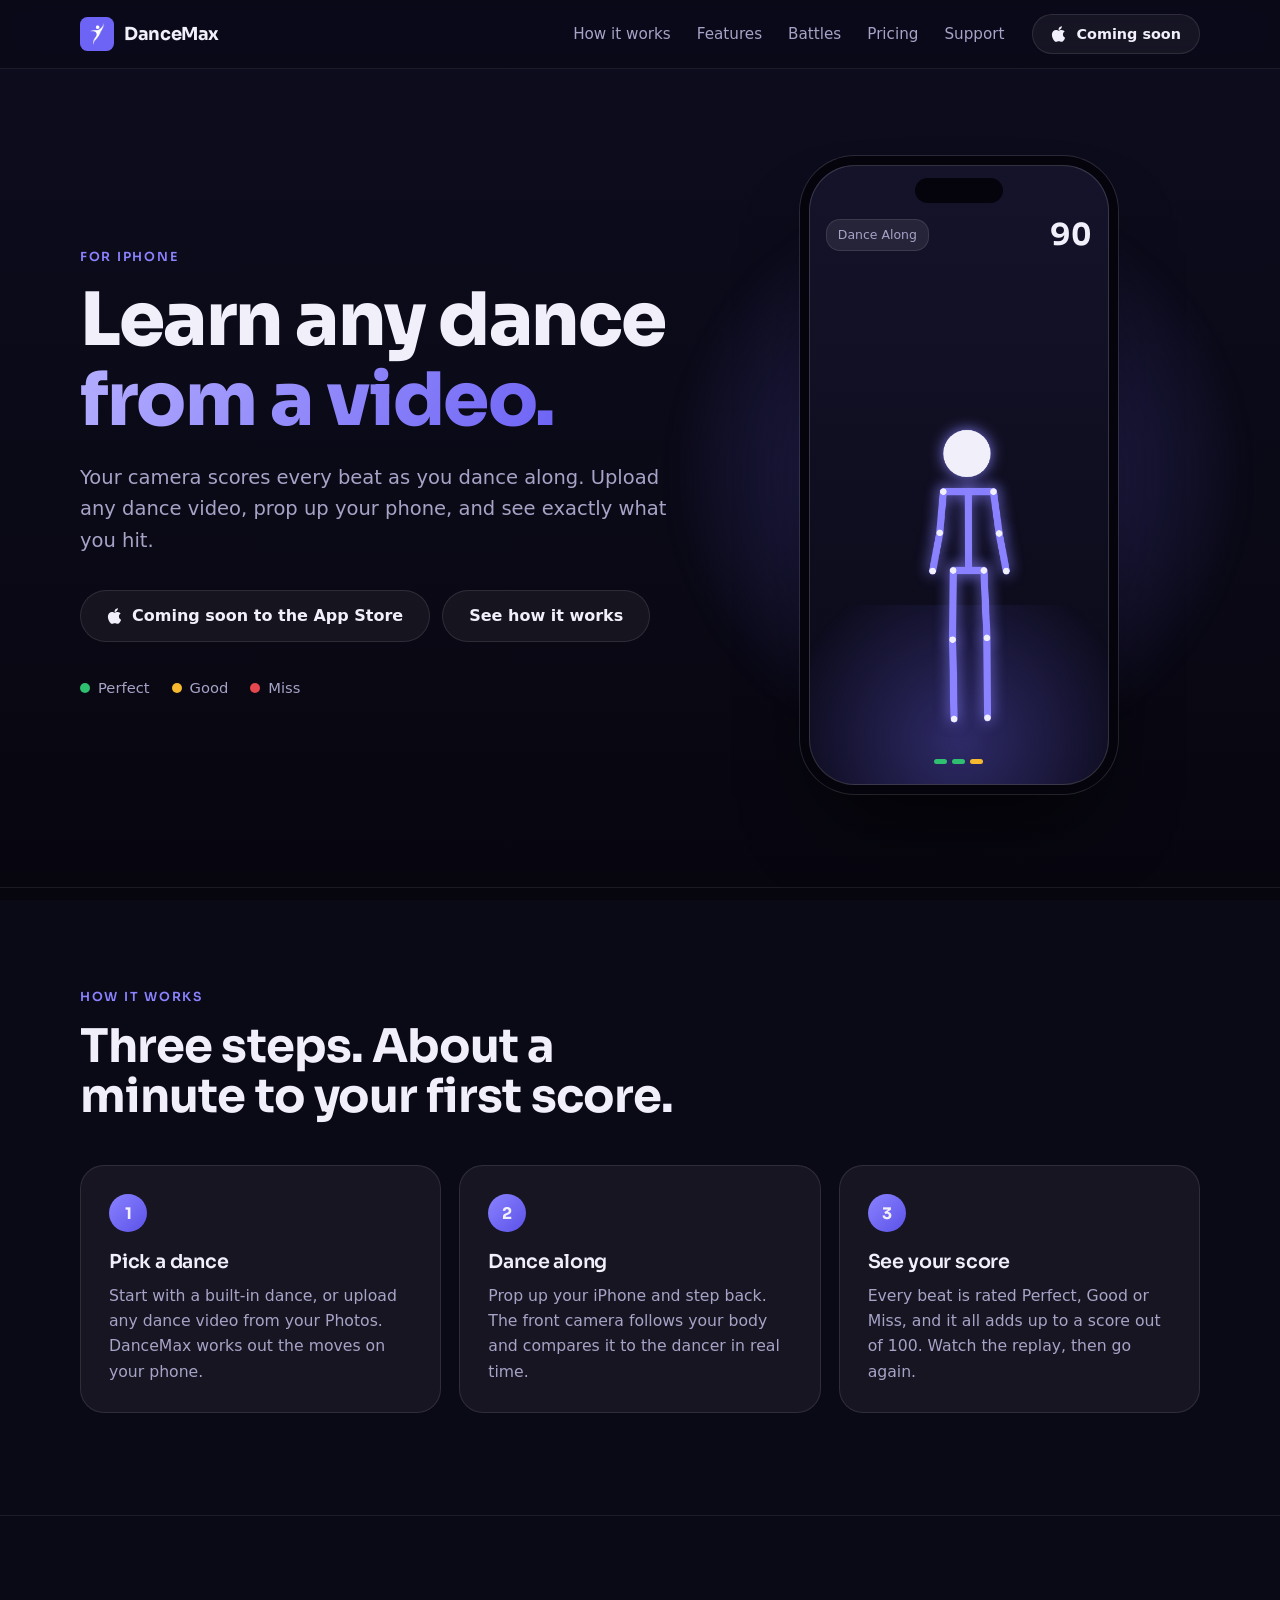
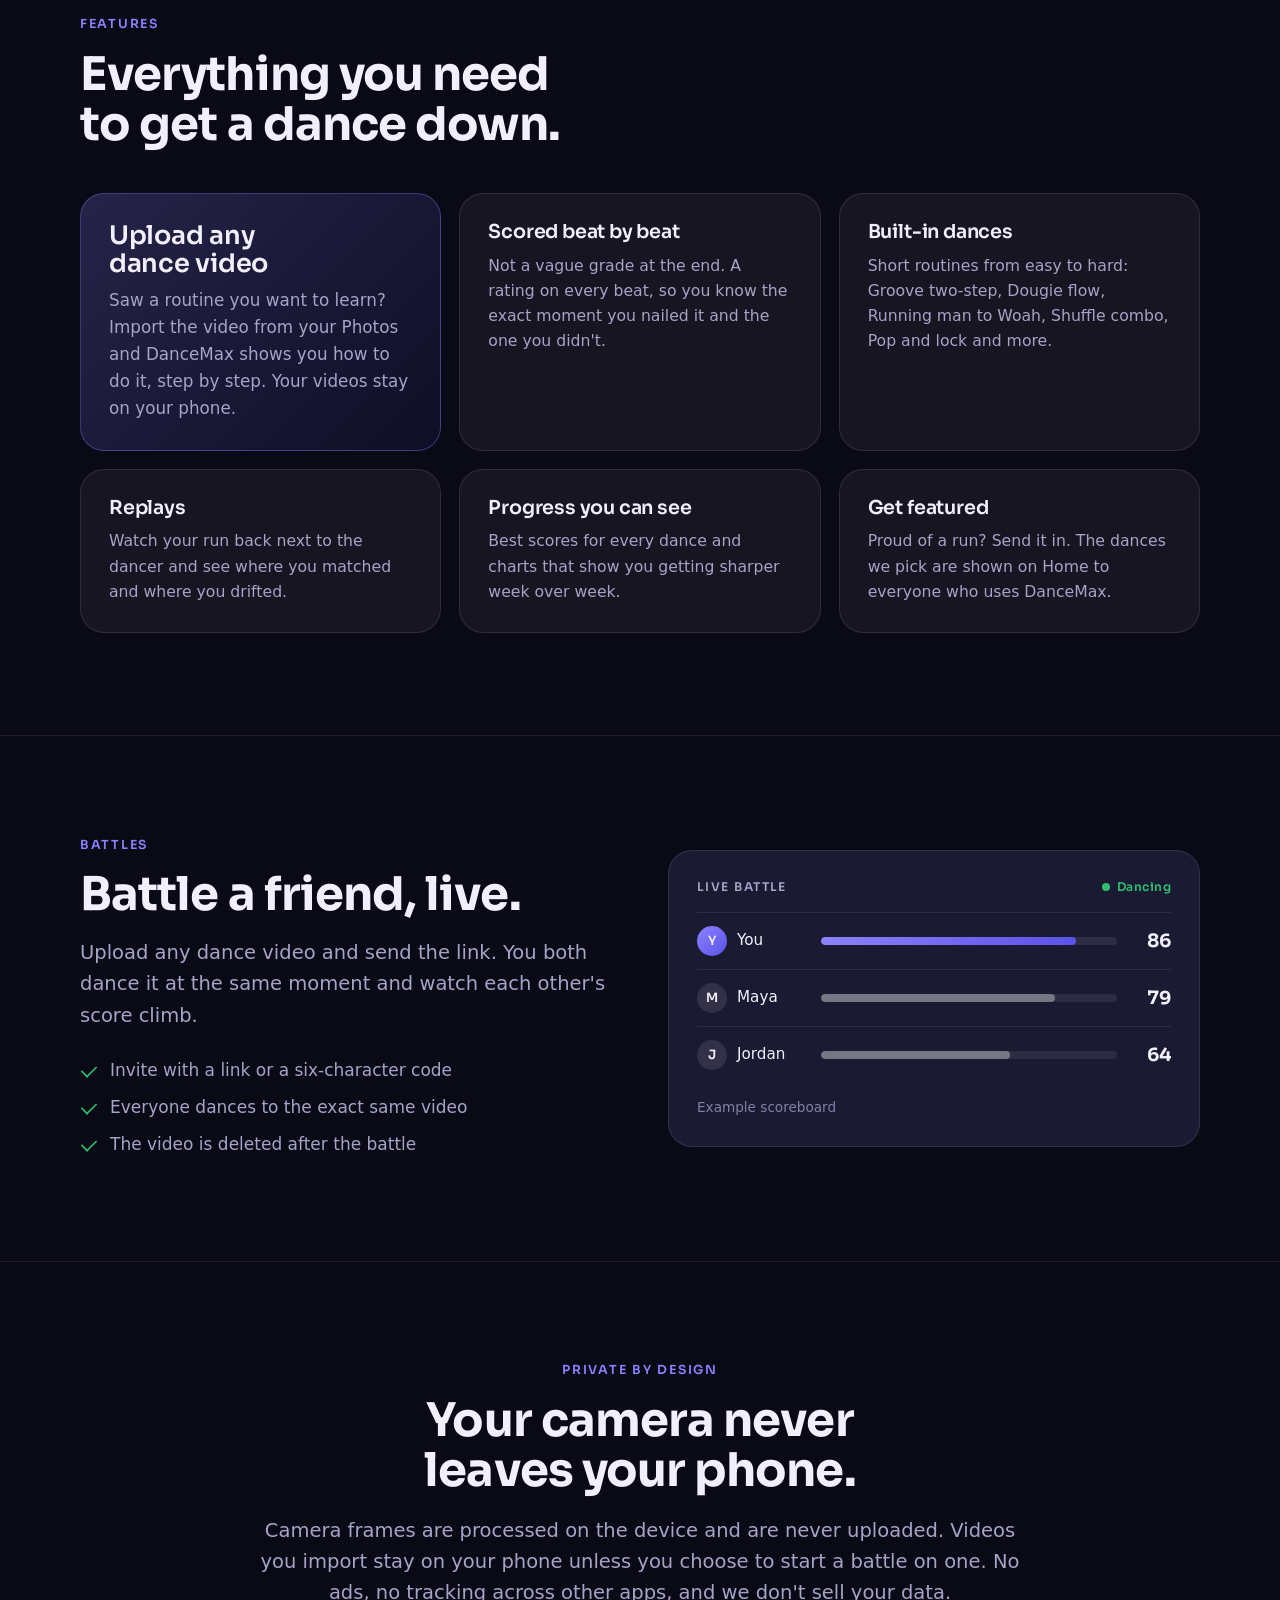
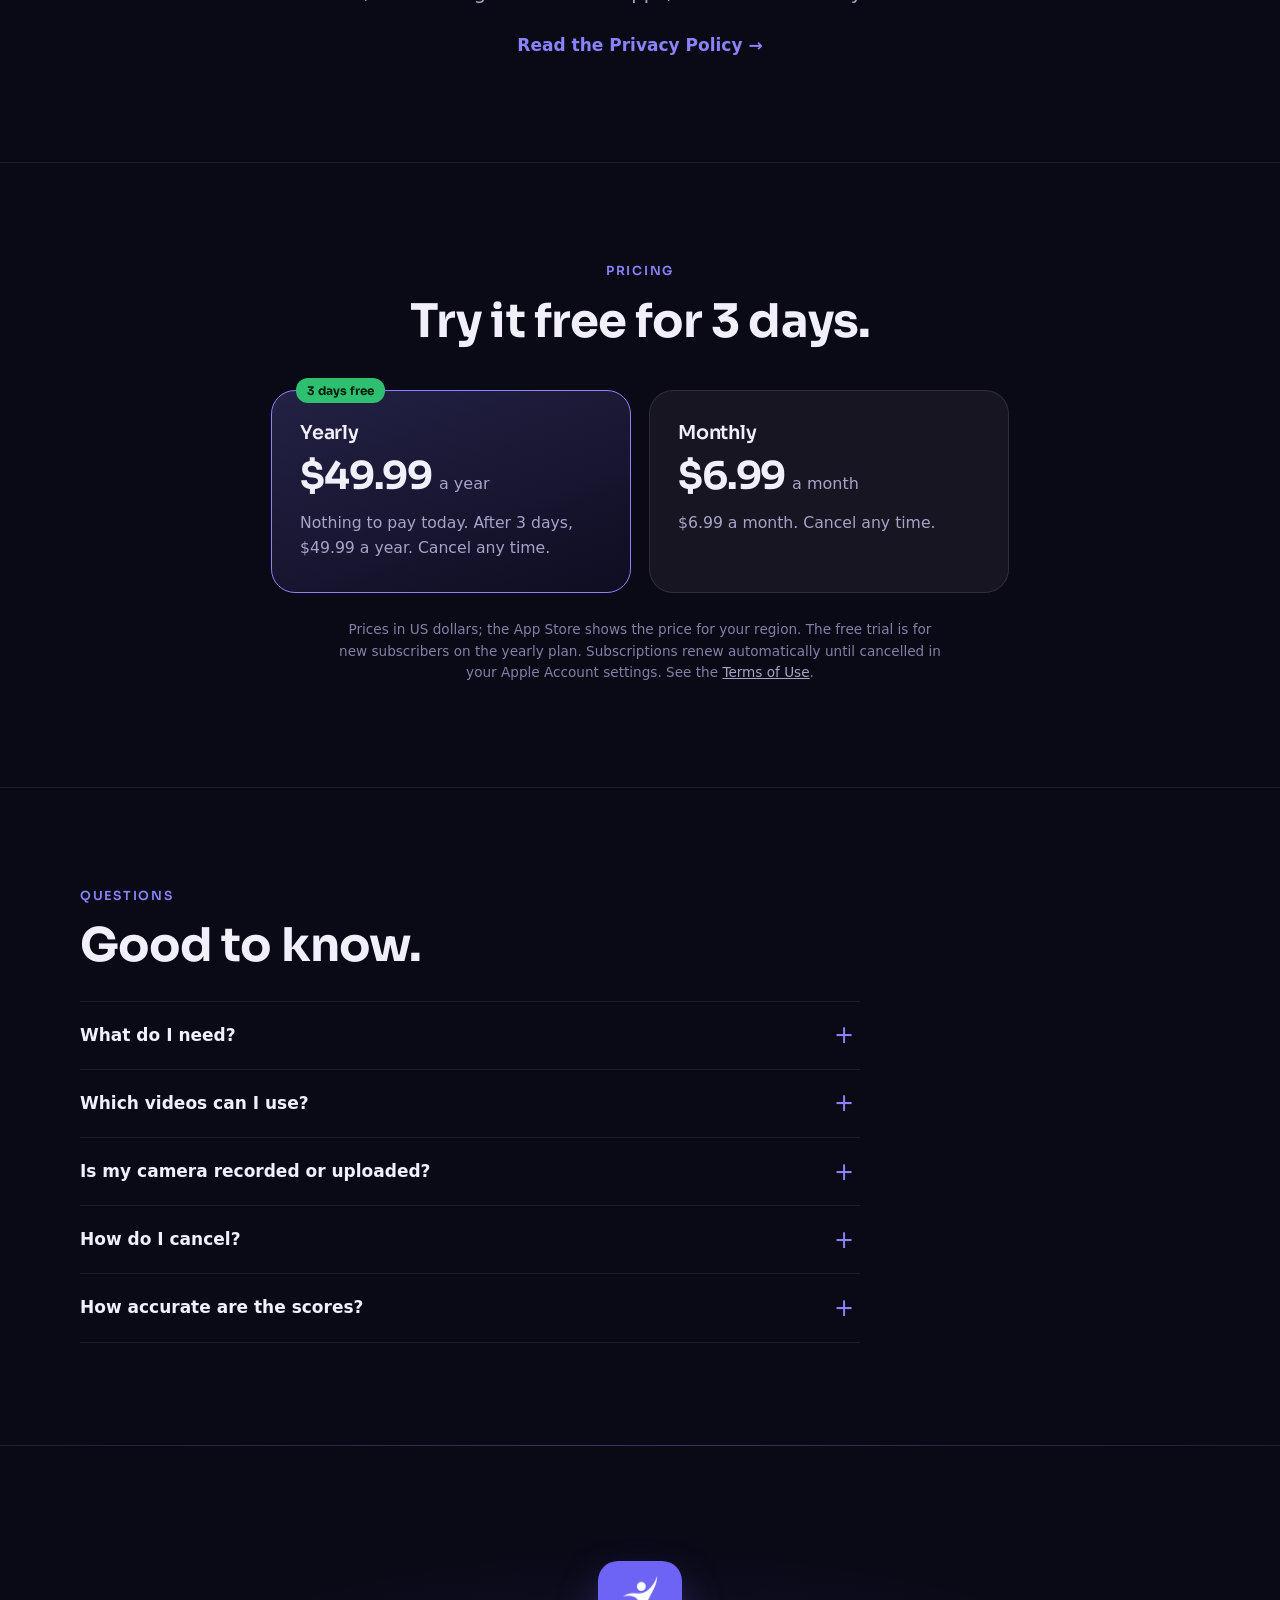
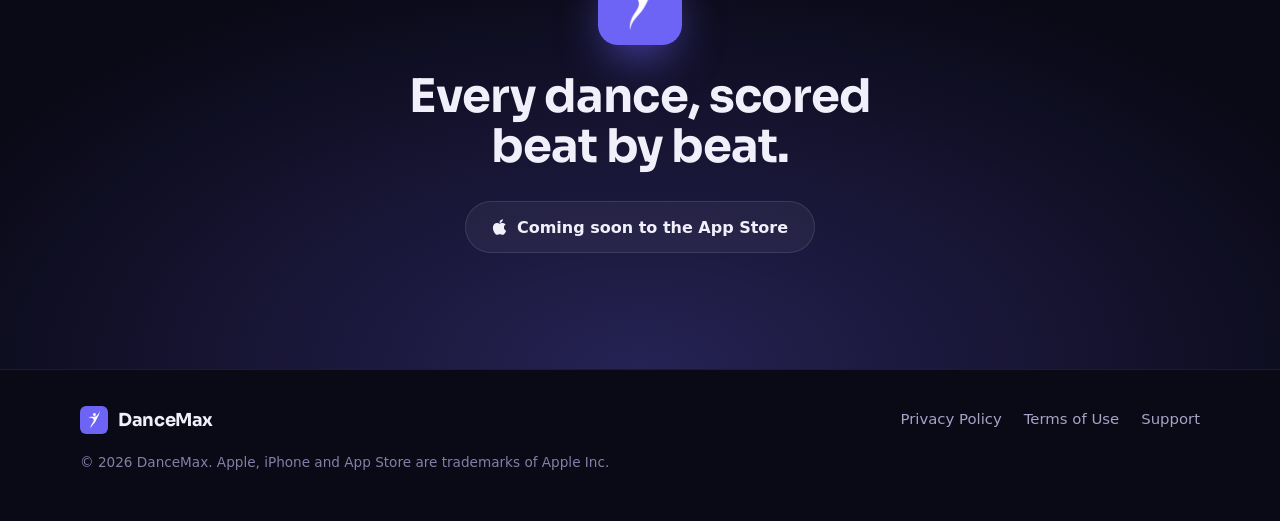
<file: index.html>
<!DOCTYPE html>
<html lang="en">
<head>
<meta charset="utf-8">
<meta name="viewport" content="width=device-width, initial-scale=1">
<title>DanceMax: learn any dance from a video</title>
<meta name="description" content="DanceMax is an iPhone app that scores every beat as you dance along to any video. Upload a dance, prop up your phone, and see exactly what you hit.">
<meta name="theme-color" content="#0A0916">
<link rel="canonical" href="https://dancemax.org/">
<meta property="og:title" content="DanceMax: learn any dance from a video">
<meta property="og:description" content="DanceMax is an iPhone app that scores every beat as you dance along to any video. Upload a dance, prop up your phone, and see exactly what you hit.">
<meta property="og:type" content="website">
<meta property="og:url" content="https://dancemax.org/">
<link rel="icon" type="image/png" href="[data-uri]">
<link rel="preconnect" href="https://fonts.googleapis.com">
<link rel="preconnect" href="https://fonts.gstatic.com" crossorigin>
<link href="https://fonts.googleapis.com/css2?family=Sora:wght@500;600;700;800&display=swap" rel="stylesheet">
<link rel="stylesheet" href="assets/style.css">
</head>
<body>
<header class="nav">
  <div class="wrap nav-in">
    <a class="brand" href="index.html"><i class="logo" style="width:34px;height:34px"></i><span>DanceMax</span></a>
    <nav class="links" aria-label="Main">
      <a href="index.html#how">How it works</a>
      <a href="index.html#features">Features</a>
      <a href="index.html#battles">Battles</a>
      <a href="index.html#pricing">Pricing</a>
      <a href="support.html">Support</a>
    </nav>
    <span class="cta-slot" data-size="sm"></span>
  </div>
</header>
<main>
<section class="hero">
  <div class="wrap hero-in">
    <div class="hero-copy">
      <p class="eyebrow">For iPhone</p>
      <h1>Learn any dance <span class="grad">from a video.</span></h1>
      <p class="lead">Your camera scores every beat as you dance along. Upload any dance video, prop up your phone, and see exactly what you hit.</p>
      <div class="hero-cta">
        <span class="cta-slot" data-size="lg"></span>
        <a class="btn ghost" href="#how">See how it works</a>
      </div>
      <ul class="legend" aria-label="Every beat gets a rating">
        <li><i style="background:var(--perfect)"></i>Perfect</li>
        <li><i style="background:var(--good)"></i>Good</li>
        <li><i style="background:var(--miss)"></i>Miss</li>
      </ul>
    </div>
    <div class="phone-stage" aria-hidden="true">
      <div class="glow"></div>
      <div class="phone">
        <div class="island"></div>
        <canvas id="demo" width="540" height="1080"></canvas>
        <div class="hud-top"><span class="hud-title">Dance Along</span><span class="hud-score"><b id="score">0</b></span></div>
        <div class="rating" id="rating"></div>
        <div class="beats" id="beats"></div>
      </div>
    </div>
  </div>
</section>

<section id="how" class="band">
  <div class="wrap">
    <p class="eyebrow">How it works</p>
    <h2>Three steps. About a minute to your first score.</h2>
    <ol class="steps">
      <li><span class="num">1</span><h3>Pick a dance</h3><p>Start with a built-in dance, or upload any dance video from your Photos. DanceMax works out the moves on your phone.</p></li>
      <li><span class="num">2</span><h3>Dance along</h3><p>Prop up your iPhone and step back. The front camera follows your body and compares it to the dancer in real time.</p></li>
      <li><span class="num">3</span><h3>See your score</h3><p>Every beat is rated Perfect, Good or Miss, and it all adds up to a score out of 100. Watch the replay, then go again.</p></li>
    </ol>
  </div>
</section>

<section id="features" class="band">
  <div class="wrap">
    <p class="eyebrow">Features</p>
    <h2>Everything you need to get a dance down.</h2>
    <div class="grid">
      <article class="card wide">
        <h3>Upload any dance video</h3>
        <p>Saw a routine you want to learn? Import the video from your Photos and DanceMax shows you how to do it, step by step. Your videos stay on your phone.</p>
      </article>
      <article class="card">
        <h3>Scored beat by beat</h3>
        <p>Not a vague grade at the end. A rating on every beat, so you know the exact moment you nailed it and the one you didn't.</p>
      </article>
      <article class="card">
        <h3>Built-in dances</h3>
        <p>Short routines from easy to hard: Groove two-step, Dougie flow, Running man to Woah, Shuffle combo, Pop and lock and more.</p>
      </article>
      <article class="card">
        <h3>Replays</h3>
        <p>Watch your run back next to the dancer and see where you matched and where you drifted.</p>
      </article>
      <article class="card">
        <h3>Progress you can see</h3>
        <p>Best scores for every dance and charts that show you getting sharper week over week.</p>
      </article>
      <article class="card">
        <h3>Get featured</h3>
        <p>Proud of a run? Send it in. The dances we pick are shown on Home to everyone who uses DanceMax.</p>
      </article>
    </div>
  </div>
</section>

<section id="battles" class="band">
  <div class="wrap split">
    <div>
      <p class="eyebrow">Battles</p>
      <h2>Battle a friend, live.</h2>
      <p class="lead">Upload any dance video and send the link. You both dance it at the same moment and watch each other's score climb.</p>
      <ul class="ticks">
        <li>Invite with a link or a six-character code</li>
        <li>Everyone dances to the exact same video</li>
        <li>The video is deleted after the battle</li>
      </ul>
    </div>
    <div class="board" aria-hidden="true">
      <div class="board-head"><span>LIVE BATTLE</span><span class="live-dot">Dancing</span></div>
      <div class="row me"><span class="who"><i>Y</i>You</span><span class="bar"><b style="width:86%"></b></span><span class="pts">86</span></div>
      <div class="row"><span class="who"><i>M</i>Maya</span><span class="bar"><b style="width:79%"></b></span><span class="pts">79</span></div>
      <div class="row"><span class="who"><i>J</i>Jordan</span><span class="bar"><b style="width:64%"></b></span><span class="pts">64</span></div>
      <p class="fine">Example scoreboard</p>
    </div>
  </div>
</section>

<section class="band">
  <div class="wrap privacy">
    <p class="eyebrow">Private by design</p>
    <h2>Your camera never leaves your phone.</h2>
    <p class="lead">Camera frames are processed on the device and are never uploaded. Videos you import stay on your phone unless you choose to start a battle on one. No ads, no tracking across other apps, and we don't sell your data.</p>
    <a class="text-link" href="privacy.html">Read the Privacy Policy</a>
  </div>
</section>

<section id="pricing" class="band">
  <div class="wrap">
    <p class="eyebrow">Pricing</p>
    <h2>Try it free for 3 days.</h2>
    <div class="plans">
      <article class="plan best">
        <span class="tag">3 days free</span>
        <h3>Yearly</h3>
        <p class="price">$49.99 <small>a year</small></p>
        <p>Nothing to pay today. After 3 days, $49.99 a year. Cancel any time.</p>
      </article>
      <article class="plan">
        <h3>Monthly</h3>
        <p class="price">$6.99 <small>a month</small></p>
        <p>$6.99 a month. Cancel any time.</p>
      </article>
    </div>
    <p class="fine center">Prices in US dollars; the App Store shows the price for your region. The free trial is for new subscribers on the yearly plan. Subscriptions renew automatically until cancelled in your Apple Account settings. See the <a href="terms.html">Terms of Use</a>.</p>
  </div>
</section>

<section class="band">
  <div class="wrap faq">
    <p class="eyebrow">Questions</p>
    <h2>Good to know.</h2>
    <details><summary>What do I need?</summary><p>An iPhone running iOS 17 or later, and enough room to step back so the front camera can see you.</p></details>
    <details><summary>Which videos can I use?</summary><p>Any dance video in your Photos that you made or have permission to use. DanceMax can't download videos from the internet.</p></details>
    <details><summary>Is my camera recorded or uploaded?</summary><p>No. Camera frames are processed on your phone and never uploaded. Replay recordings of your runs are stored only on your phone unless you choose to send one in to be featured.</p></details>
    <details><summary>How do I cancel?</summary><p>In your Apple Account settings: Settings, your name, Subscriptions. If you cancel during the free trial you are not charged.</p></details>
    <details><summary>How accurate are the scores?</summary><p>Scores and ratings are estimates made by software from your camera. They are for practice and fun, not a professional assessment.</p></details>
  </div>
</section>

<section class="final">
  <div class="wrap">
    <i class="logo" style="width:84px;height:84px"></i>
    <h2>Every dance, scored beat by beat.</h2>
    <span class="cta-slot" data-size="lg"></span>
  </div>
</section>

</main>
<footer class="foot">
  <div class="wrap foot-in">
    <a class="brand" href="index.html"><i class="logo" style="width:28px;height:28px"></i><span>DanceMax</span></a>
    <nav aria-label="Footer">
      <a href="privacy.html">Privacy Policy</a>
      <a href="terms.html">Terms of Use</a>
      <a href="support.html">Support</a>
    </nav>
    <p class="fine">&copy; 2026 DanceMax. Apple, iPhone and App Store are trademarks of Apple Inc.</p>
  </div>
</footer>
<script src="assets/site.js"></script>
<script src="assets/pose.js"></script>
<script src="assets/demo.js"></script>
</body>
</html>
</file>
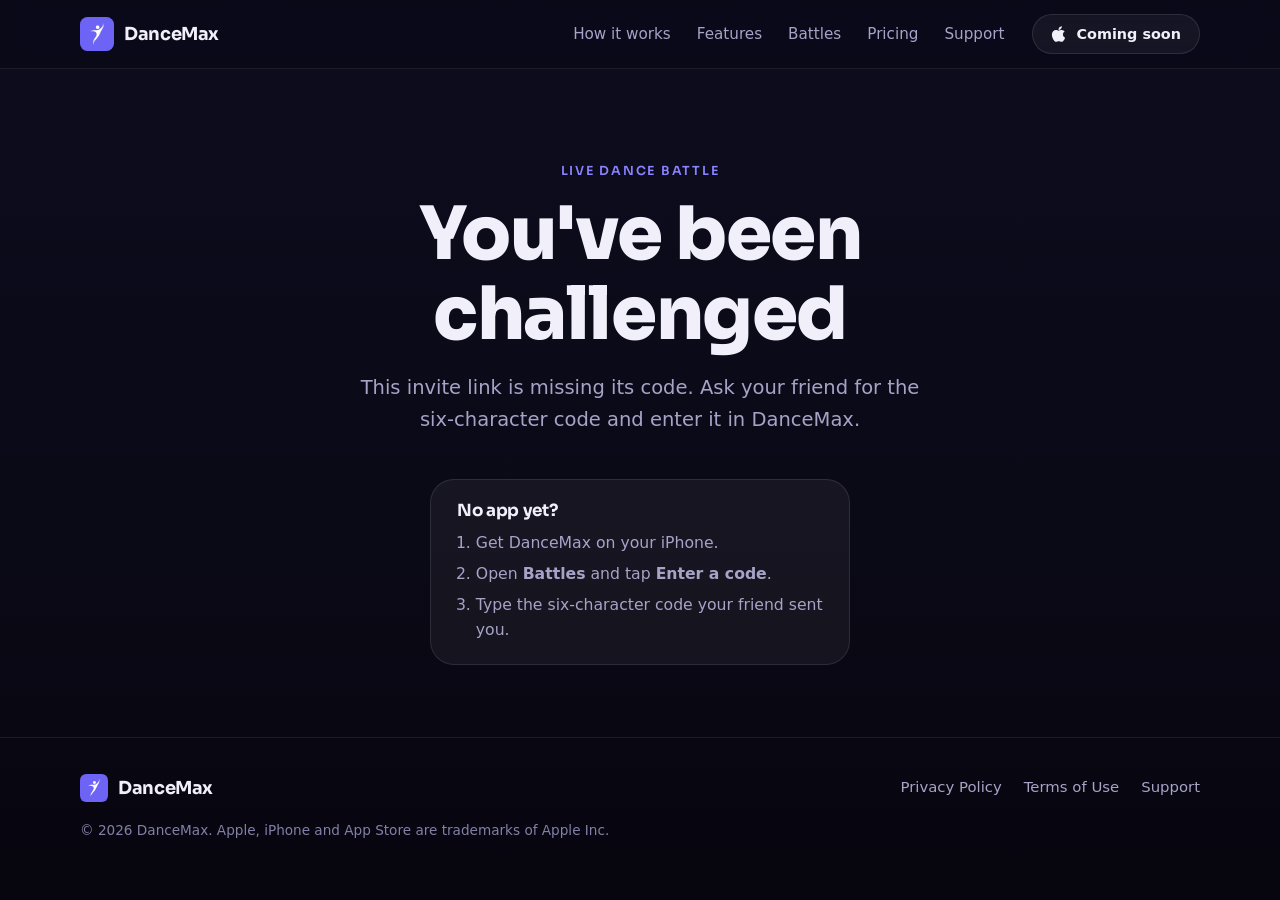
<file: battle.html>
<!DOCTYPE html>
<html lang="en">
<head>
<meta charset="utf-8">
<meta name="robots" content="noindex">
<meta name="viewport" content="width=device-width, initial-scale=1">
<title>Battle invite | DanceMax</title>
<meta name="description" content="You're invited to a live dance battle on DanceMax.">
<meta name="theme-color" content="#0A0916">
<link rel="canonical" href="https://dancemax.org/battle.html">
<meta property="og:title" content="Battle invite | DanceMax">
<meta property="og:description" content="You're invited to a live dance battle on DanceMax.">
<meta property="og:type" content="website">
<meta property="og:url" content="https://dancemax.org/battle.html">
<link rel="icon" type="image/png" href="[data-uri]">
<link rel="preconnect" href="https://fonts.googleapis.com">
<link rel="preconnect" href="https://fonts.gstatic.com" crossorigin>
<link href="https://fonts.googleapis.com/css2?family=Sora:wght@500;600;700;800&display=swap" rel="stylesheet">
<link rel="stylesheet" href="assets/style.css">
<style>
.invite{max-width:560px;margin:0 auto;padding:clamp(48px,9vw,96px) 0 72px;text-align:center}
.invite .lead{margin:18px auto 0}
.code{margin:34px auto 0;display:inline-block;padding:18px 30px;border-radius:22px;background:var(--card);border:1px solid var(--stroke);font:700 clamp(2rem,9vw,2.8rem)/1 var(--display);letter-spacing:.18em;font-variant-numeric:tabular-nums}
.code-label{display:block;margin-top:10px;font-size:.85rem;color:var(--ink3)}
.actions{display:grid;gap:12px;max-width:340px;margin:30px auto 0}
.actions .btn,.actions .cta-slot .btn{width:100%}
.how{margin:44px auto 0;text-align:left;max-width:420px;padding:22px 26px;color:var(--ink2);font-size:.98rem}
.how ol{margin:10px 0 0;padding-left:1.2em}
.how li+li{margin-top:6px}
.how h2{font-size:1.05rem;color:var(--ink)}
</style>
</head>
<body>
<header class="nav">
  <div class="wrap nav-in">
    <a class="brand" href="index.html"><i class="logo" style="width:34px;height:34px"></i><span>DanceMax</span></a>
    <nav class="links" aria-label="Main">
      <a href="index.html#how">How it works</a>
      <a href="index.html#features">Features</a>
      <a href="index.html#battles">Battles</a>
      <a href="index.html#pricing">Pricing</a>
      <a href="support.html">Support</a>
    </nav>
    <span class="cta-slot" data-size="sm"></span>
  </div>
</header>
<main>
<section class="wrap invite">
  <p class="eyebrow">Live dance battle</p>
  <h1 id="title">You've been challenged</h1>
  <p class="lead" id="lead">Join from DanceMax on your iPhone. Everyone dances to the same video at the same moment and watches each other's score climb.</p>
  <div id="has-code">
    <div class="code" id="code" aria-label="Battle code"></div>
    <span class="code-label">Battle code</span>
    <div class="actions">
      <a class="btn" id="open" href="#">Open in DanceMax</a>
      <span class="cta-slot" data-size=""></span>
    </div>
  </div>
  <div class="card how">
    <h2>No app yet?</h2>
    <ol>
      <li>Get DanceMax on your iPhone.</li>
      <li>Open <b>Battles</b> and tap <b>Enter a code</b>.</li>
      <li id="step3">Type the six-character code your friend sent you.</li>
    </ol>
  </div>
</section>
</main>
<footer class="foot">
  <div class="wrap foot-in">
    <a class="brand" href="index.html"><i class="logo" style="width:28px;height:28px"></i><span>DanceMax</span></a>
    <nav aria-label="Footer">
      <a href="privacy.html">Privacy Policy</a>
      <a href="terms.html">Terms of Use</a>
      <a href="support.html">Support</a>
    </nav>
    <p class="fine">&copy; 2026 DanceMax. Apple, iPhone and App Store are trademarks of Apple Inc.</p>
  </div>
</footer>
<script>
(function () {
  // battle.html?c=ABC123 : the code from the invite. Only six letters and numbers are kept.
  var m = /[?&]c=([A-Za-z0-9]{6})(?:&|$)/.exec(location.search);
  var code = m ? m[1].toUpperCase() : '';
  if (!code) {
    document.getElementById('has-code').style.display = 'none';
    document.getElementById('lead').textContent = "This invite link is missing its code. Ask your friend for the six-character code and enter it in DanceMax.";
    return;
  }
  document.getElementById('code').textContent = code;
  document.getElementById('open').href = 'dancemax://battle/' + code;
  document.getElementById('step3').innerHTML = 'Type <b>' + code + '</b>. Be quick: the lobby stays open for a couple of minutes.';
})();
</script>
<script src="assets/site.js"></script>
</body>
</html>
</file>
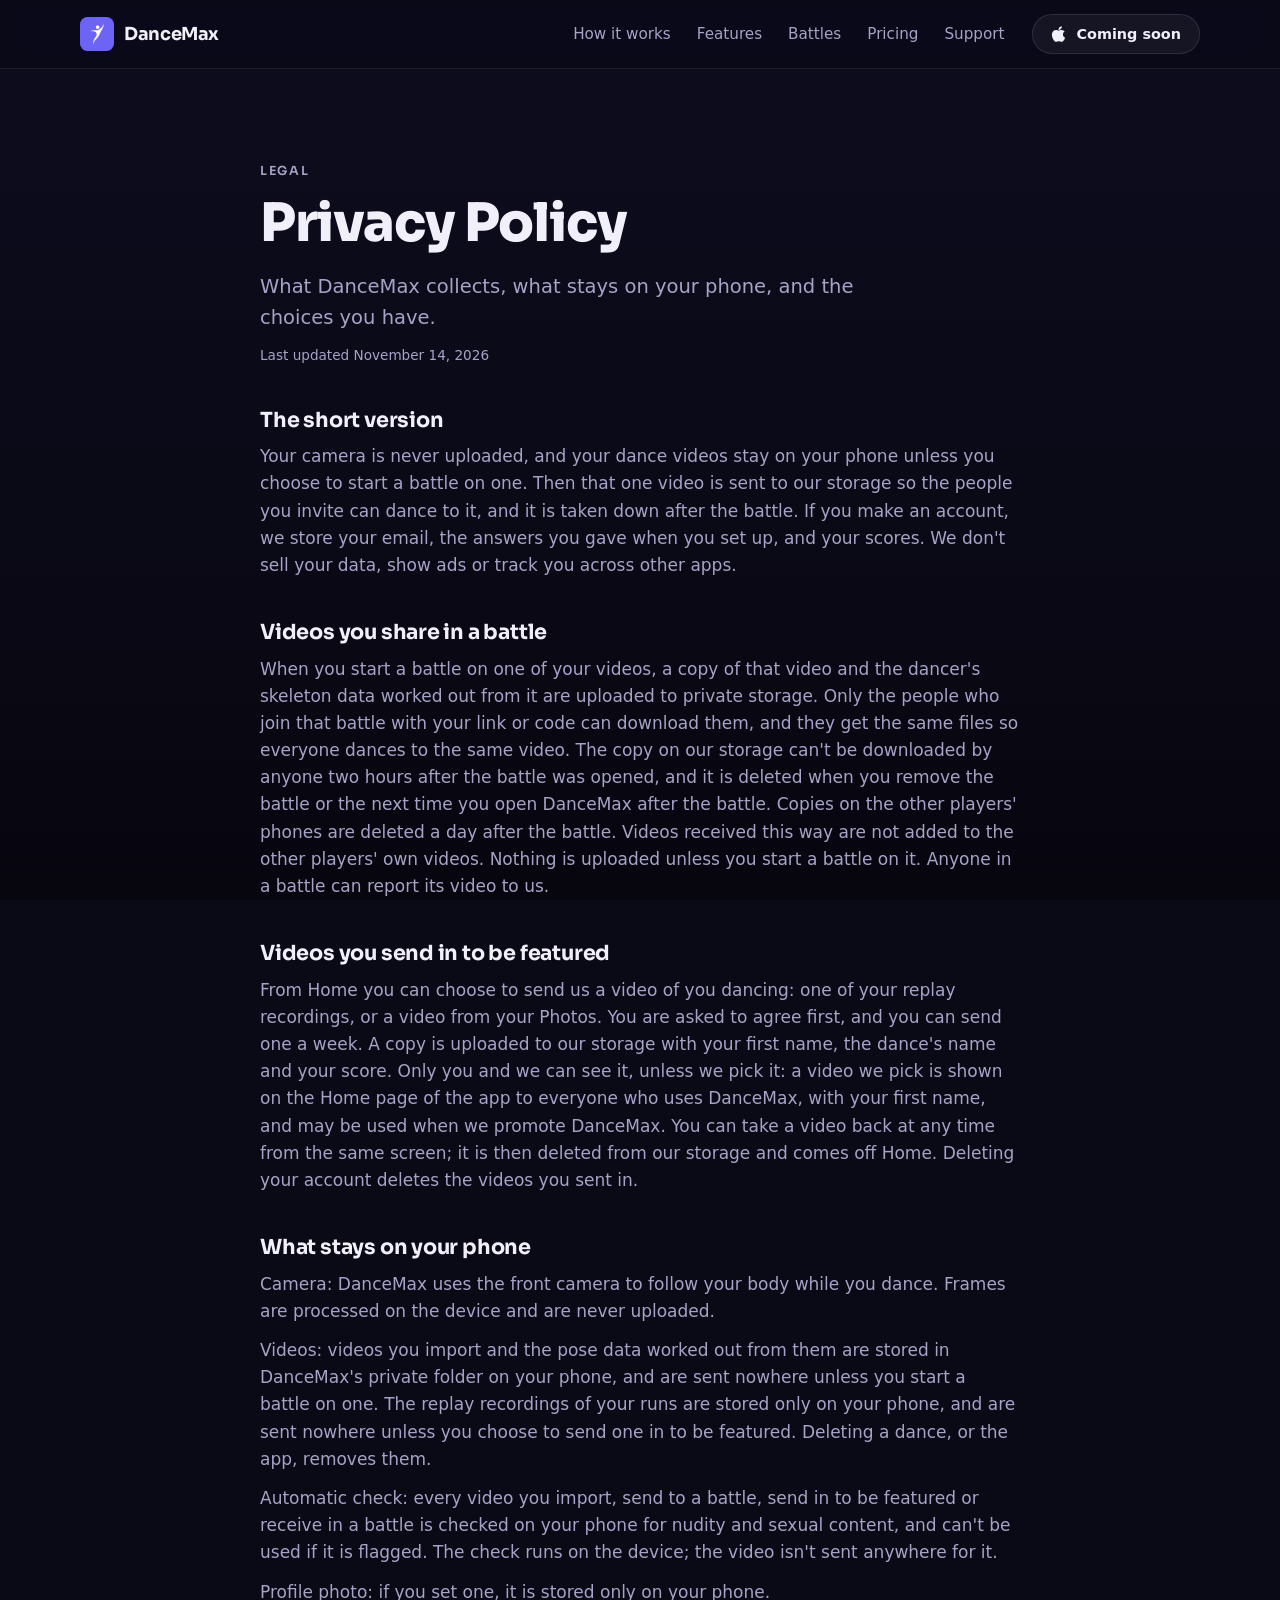
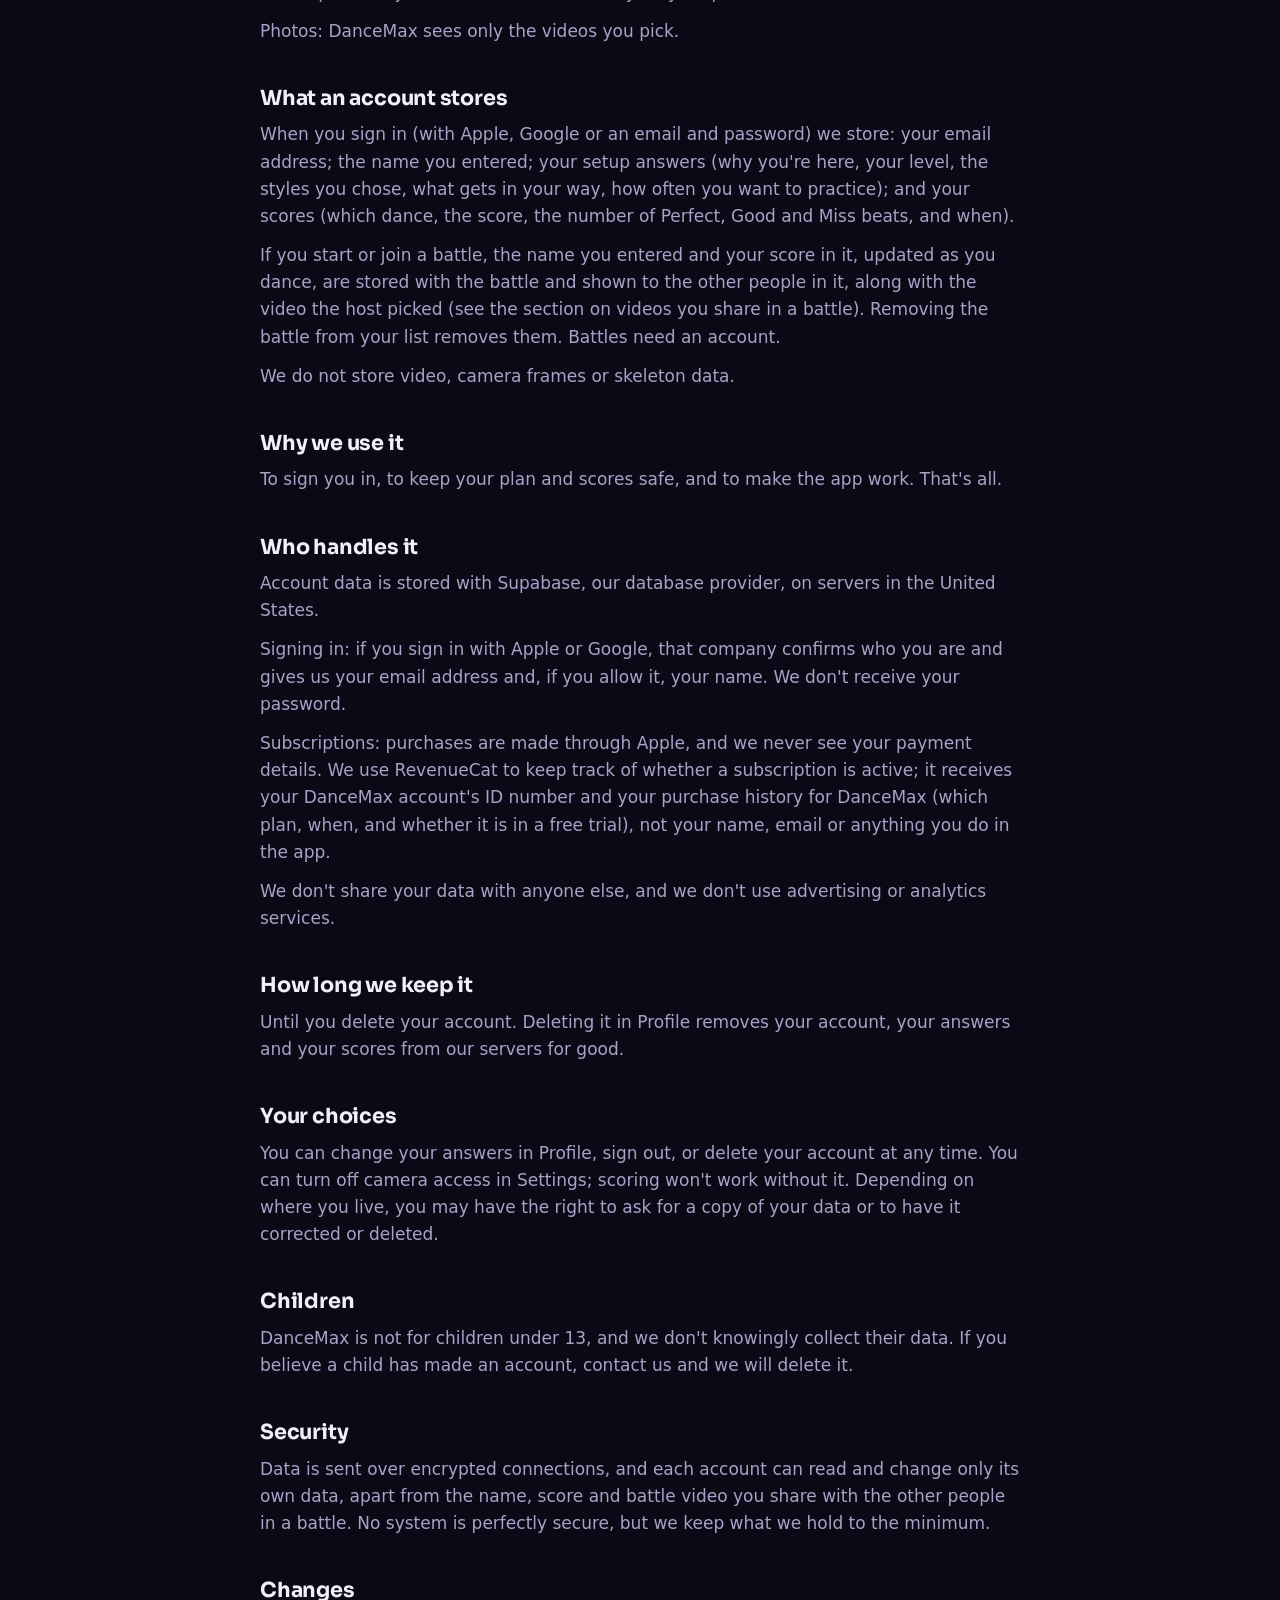
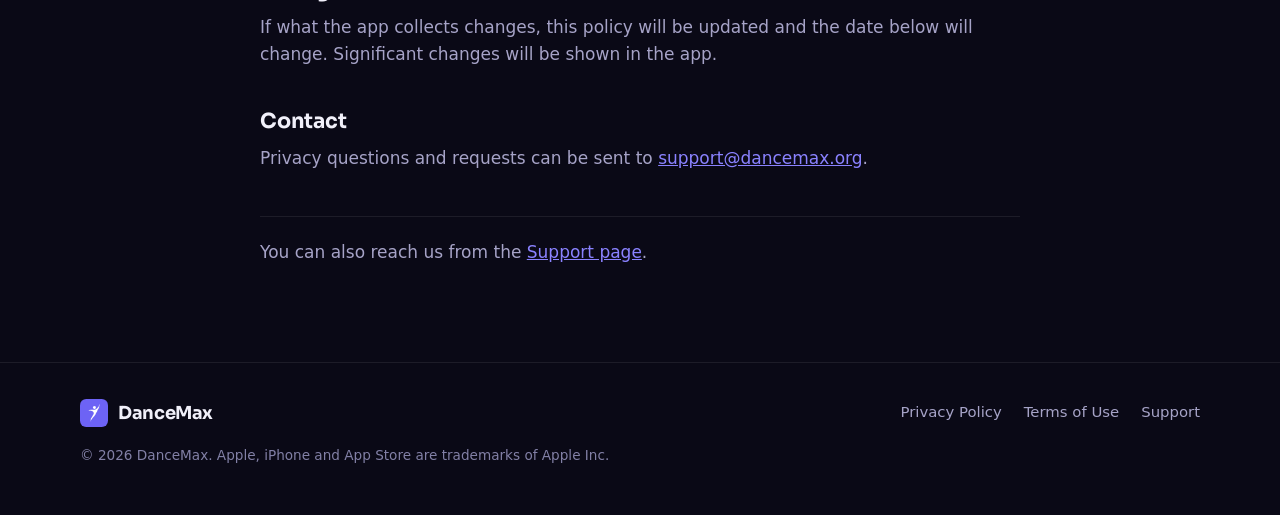
<file: privacy.html>
<!DOCTYPE html>
<html lang="en">
<head>
<meta charset="utf-8">
<meta name="viewport" content="width=device-width, initial-scale=1">
<title>Privacy Policy | DanceMax</title>
<meta name="description" content="DanceMax Privacy Policy.">
<meta name="theme-color" content="#0A0916">
<link rel="canonical" href="https://dancemax.org/privacy.html">
<meta property="og:title" content="Privacy Policy | DanceMax">
<meta property="og:description" content="DanceMax Privacy Policy.">
<meta property="og:type" content="website">
<meta property="og:url" content="https://dancemax.org/privacy.html">
<link rel="icon" type="image/png" href="[data-uri]">
<link rel="preconnect" href="https://fonts.googleapis.com">
<link rel="preconnect" href="https://fonts.gstatic.com" crossorigin>
<link href="https://fonts.googleapis.com/css2?family=Sora:wght@500;600;700;800&display=swap" rel="stylesheet">
<link rel="stylesheet" href="assets/style.css">
</head>
<body>
<header class="nav">
  <div class="wrap nav-in">
    <a class="brand" href="index.html"><i class="logo" style="width:34px;height:34px"></i><span>DanceMax</span></a>
    <nav class="links" aria-label="Main">
      <a href="index.html#how">How it works</a>
      <a href="index.html#features">Features</a>
      <a href="index.html#battles">Battles</a>
      <a href="index.html#pricing">Pricing</a>
      <a href="support.html">Support</a>
    </nav>
    <span class="cta-slot" data-size="sm"></span>
  </div>
</header>
<main>
<article class="wrap doc">
<p class="eyebrow">Legal</p>
<h1>Privacy Policy</h1>
<p class="lead">What DanceMax collects, what stays on your phone, and the choices you have.</p>
<p class="fine">Last updated November 14, 2026</p>
<h2>The short version</h2>
<p>Your camera is never uploaded, and your dance videos stay on your phone unless you choose to start a battle on one. Then that one video is sent to our storage so the people you invite can dance to it, and it is taken down after the battle. If you make an account, we store your email, the answers you gave when you set up, and your scores. We don&#x27;t sell your data, show ads or track you across other apps.</p>
<h2>Videos you share in a battle</h2>
<p>When you start a battle on one of your videos, a copy of that video and the dancer&#x27;s skeleton data worked out from it are uploaded to private storage. Only the people who join that battle with your link or code can download them, and they get the same files so everyone dances to the same video. The copy on our storage can&#x27;t be downloaded by anyone two hours after the battle was opened, and it is deleted when you remove the battle or the next time you open DanceMax after the battle. Copies on the other players&#x27; phones are deleted a day after the battle. Videos received this way are not added to the other players&#x27; own videos. Nothing is uploaded unless you start a battle on it. Anyone in a battle can report its video to us.</p>
<h2>Videos you send in to be featured</h2>
<p>From Home you can choose to send us a video of you dancing: one of your replay recordings, or a video from your Photos. You are asked to agree first, and you can send one a week. A copy is uploaded to our storage with your first name, the dance&#x27;s name and your score. Only you and we can see it, unless we pick it: a video we pick is shown on the Home page of the app to everyone who uses DanceMax, with your first name, and may be used when we promote DanceMax. You can take a video back at any time from the same screen; it is then deleted from our storage and comes off Home. Deleting your account deletes the videos you sent in.</p>
<h2>What stays on your phone</h2>
<p>Camera: DanceMax uses the front camera to follow your body while you dance. Frames are processed on the device and are never uploaded.</p>
<p>Videos: videos you import and the pose data worked out from them are stored in DanceMax&#x27;s private folder on your phone, and are sent nowhere unless you start a battle on one. The replay recordings of your runs are stored only on your phone, and are sent nowhere unless you choose to send one in to be featured. Deleting a dance, or the app, removes them.</p>
<p>Automatic check: every video you import, send to a battle, send in to be featured or receive in a battle is checked on your phone for nudity and sexual content, and can&#x27;t be used if it is flagged. The check runs on the device; the video isn&#x27;t sent anywhere for it.</p>
<p>Profile photo: if you set one, it is stored only on your phone.</p>
<p>Photos: DanceMax sees only the videos you pick.</p>
<h2>What an account stores</h2>
<p>When you sign in (with Apple, Google or an email and password) we store: your email address; the name you entered; your setup answers (why you&#x27;re here, your level, the styles you chose, what gets in your way, how often you want to practice); and your scores (which dance, the score, the number of Perfect, Good and Miss beats, and when).</p>
<p>If you start or join a battle, the name you entered and your score in it, updated as you dance, are stored with the battle and shown to the other people in it, along with the video the host picked (see the section on videos you share in a battle). Removing the battle from your list removes them. Battles need an account.</p>
<p>We do not store video, camera frames or skeleton data.</p>
<h2>Why we use it</h2>
<p>To sign you in, to keep your plan and scores safe, and to make the app work. That&#x27;s all.</p>
<h2>Who handles it</h2>
<p>Account data is stored with Supabase, our database provider, on servers in the United States.</p>
<p>Signing in: if you sign in with Apple or Google, that company confirms who you are and gives us your email address and, if you allow it, your name. We don&#x27;t receive your password.</p>
<p>Subscriptions: purchases are made through Apple, and we never see your payment details. We use RevenueCat to keep track of whether a subscription is active; it receives your DanceMax account&#x27;s ID number and your purchase history for DanceMax (which plan, when, and whether it is in a free trial), not your name, email or anything you do in the app.</p>
<p>We don&#x27;t share your data with anyone else, and we don&#x27;t use advertising or analytics services.</p>
<h2>How long we keep it</h2>
<p>Until you delete your account. Deleting it in Profile removes your account, your answers and your scores from our servers for good.</p>
<h2>Your choices</h2>
<p>You can change your answers in Profile, sign out, or delete your account at any time. You can turn off camera access in Settings; scoring won&#x27;t work without it. Depending on where you live, you may have the right to ask for a copy of your data or to have it corrected or deleted.</p>
<h2>Children</h2>
<p>DanceMax is not for children under 13, and we don&#x27;t knowingly collect their data. If you believe a child has made an account, contact us and we will delete it.</p>
<h2>Security</h2>
<p>Data is sent over encrypted connections, and each account can read and change only its own data, apart from the name, score and battle video you share with the other people in a battle. No system is perfectly secure, but we keep what we hold to the minimum.</p>
<h2>Changes</h2>
<p>If what the app collects changes, this policy will be updated and the date below will change. Significant changes will be shown in the app.</p>
<h2>Contact</h2>
<p>Privacy questions and requests can be sent to <a href="mailto:support@dancemax.org">support@dancemax.org</a>.</p>
<p class="doc-end">You can also reach us from the <a href="support.html">Support page</a>.</p>
</article>
</main>
<footer class="foot">
  <div class="wrap foot-in">
    <a class="brand" href="index.html"><i class="logo" style="width:28px;height:28px"></i><span>DanceMax</span></a>
    <nav aria-label="Footer">
      <a href="privacy.html">Privacy Policy</a>
      <a href="terms.html">Terms of Use</a>
      <a href="support.html">Support</a>
    </nav>
    <p class="fine">&copy; 2026 DanceMax. Apple, iPhone and App Store are trademarks of Apple Inc.</p>
  </div>
</footer>
<script src="assets/site.js"></script>
</body>
</html>
</file>
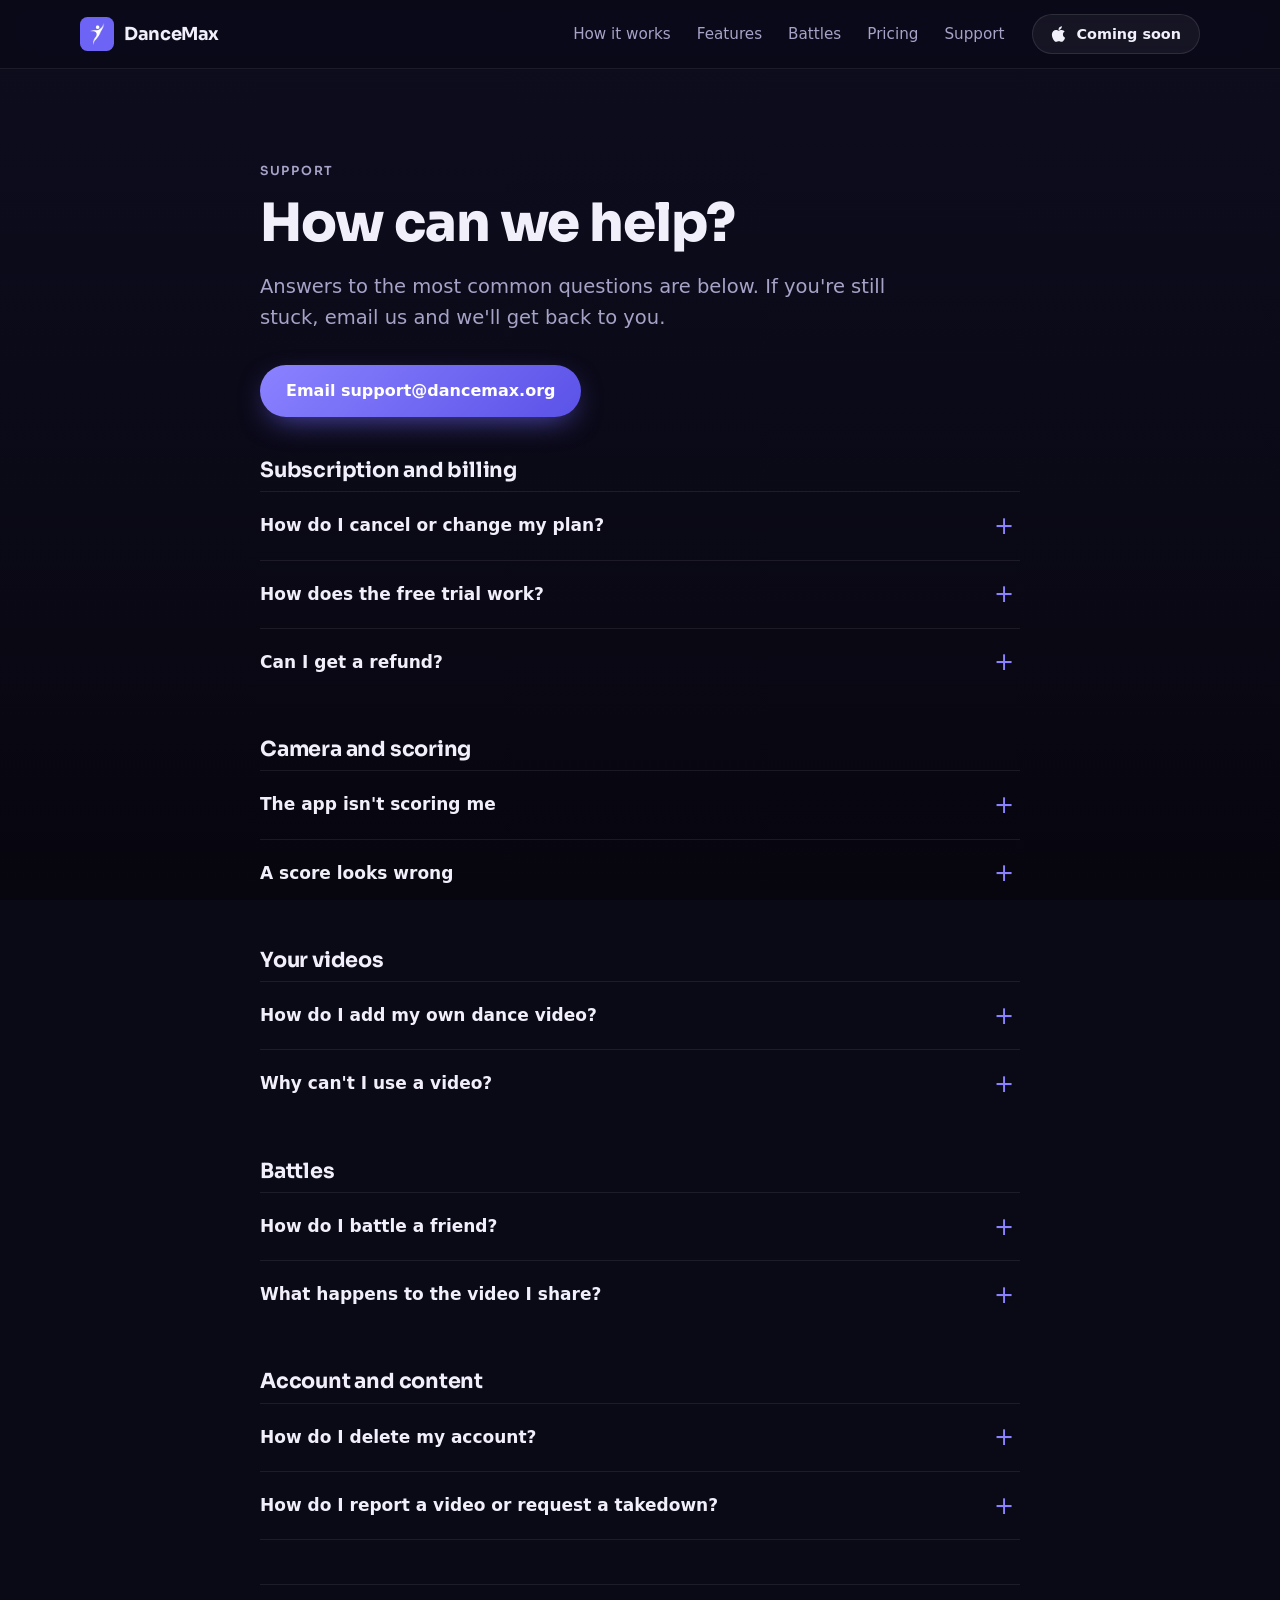
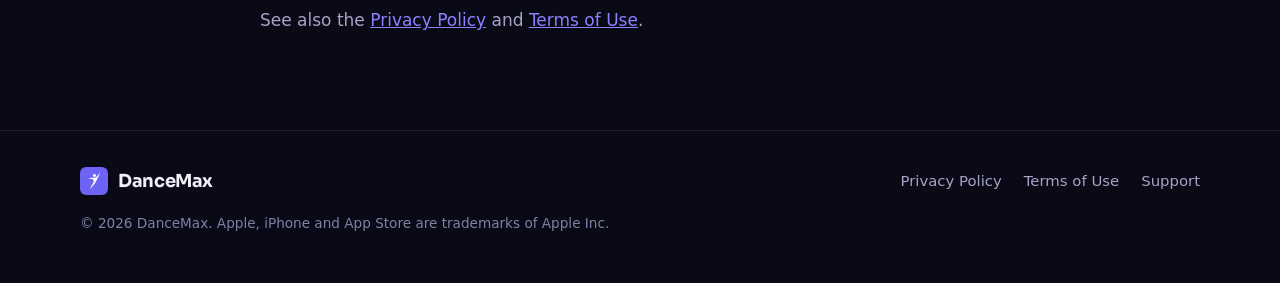
<file: support.html>
<!DOCTYPE html>
<html lang="en">
<head>
<meta charset="utf-8">
<meta name="viewport" content="width=device-width, initial-scale=1">
<title>Support | DanceMax</title>
<meta name="description" content="Get help with DanceMax: subscriptions, camera and scoring, videos, battles and your account.">
<meta name="theme-color" content="#0A0916">
<link rel="canonical" href="https://dancemax.org/support.html">
<meta property="og:title" content="Support | DanceMax">
<meta property="og:description" content="Get help with DanceMax: subscriptions, camera and scoring, videos, battles and your account.">
<meta property="og:type" content="website">
<meta property="og:url" content="https://dancemax.org/support.html">
<link rel="icon" type="image/png" href="[data-uri]">
<link rel="preconnect" href="https://fonts.googleapis.com">
<link rel="preconnect" href="https://fonts.gstatic.com" crossorigin>
<link href="https://fonts.googleapis.com/css2?family=Sora:wght@500;600;700;800&display=swap" rel="stylesheet">
<link rel="stylesheet" href="assets/style.css">
</head>
<body>
<header class="nav">
  <div class="wrap nav-in">
    <a class="brand" href="index.html"><i class="logo" style="width:34px;height:34px"></i><span>DanceMax</span></a>
    <nav class="links" aria-label="Main">
      <a href="index.html#how">How it works</a>
      <a href="index.html#features">Features</a>
      <a href="index.html#battles">Battles</a>
      <a href="index.html#pricing">Pricing</a>
      <a href="support.html">Support</a>
    </nav>
    <span class="cta-slot" data-size="sm"></span>
  </div>
</header>
<main>
<article class="wrap doc">
<p class="eyebrow">Support</p>
<h1>How can we help?</h1>
<p class="lead">Answers to the most common questions are below. If you're still stuck, email us and we'll get back to you.</p>
<p><a class="btn" href="mailto:support@dancemax.org">Email support@dancemax.org</a></p>

<h2>Subscription and billing</h2>
<details><summary>How do I cancel or change my plan?</summary><p>Open Settings on your iPhone, tap your name, then Subscriptions, and choose DanceMax. Cancel at least 24 hours before the current period ends to avoid the next charge. Deleting the app or your DanceMax account does not cancel a subscription.</p></details>
<details><summary>How does the free trial work?</summary><p>The yearly plan may start with a 3-day free trial for new subscribers. If you cancel during the trial you are not charged, and access ends when the trial does.</p></details>
<details><summary>Can I get a refund?</summary><p>Purchases are handled by Apple, so refunds are requested from Apple at reportaproblem.apple.com.</p></details>

<h2>Camera and scoring</h2>
<details><summary>The app isn't scoring me</summary><p>Check that DanceMax has camera access in Settings, then prop up your phone and step back until the front camera can see you clearly. Good, even lighting helps.</p></details>
<details><summary>A score looks wrong</summary><p>Scores and ratings are estimates made by software from your camera, and they can be wrong. Try again with more space and light. If it keeps happening on the same dance, email us and tell us which one.</p></details>

<h2>Your videos</h2>
<details><summary>How do I add my own dance video?</summary><p>Import it from your Photos library inside the app. Only import videos you made or have permission to use. DanceMax can't download videos from the internet.</p></details>
<details><summary>Why can't I use a video?</summary><p>Every video is checked on your phone for nudity and sexual content, and can't be used if it is flagged. The check runs on the device; the video isn't sent anywhere for it.</p></details>

<h2>Battles</h2>
<details><summary>How do I battle a friend?</summary><p>Start a battle on one of your videos and send the invite link or the six-character code. Battles need an account, and everyone you invite dances to the same video at the same moment.</p></details>
<details><summary>What happens to the video I share?</summary><p>It is sent to DanceMax so the people you invite can dance to it. Only they can get it, for two hours, and it is deleted after the battle.</p></details>

<h2>Account and content</h2>
<details><summary>How do I delete my account?</summary><p>Open Profile in the app and choose Delete account. This removes your account, your answers and your scores from our servers for good. Cancel your subscription separately in your Apple Account settings.</p></details>
<details><summary>How do I report a video or request a takedown?</summary><p>Use "Report content or request a takedown" in Profile, or email us with the details and we will look at it.</p></details>

<p class="doc-end">See also the <a href="privacy.html">Privacy Policy</a> and <a href="terms.html">Terms of Use</a>.</p>
</article>

</main>
<footer class="foot">
  <div class="wrap foot-in">
    <a class="brand" href="index.html"><i class="logo" style="width:28px;height:28px"></i><span>DanceMax</span></a>
    <nav aria-label="Footer">
      <a href="privacy.html">Privacy Policy</a>
      <a href="terms.html">Terms of Use</a>
      <a href="support.html">Support</a>
    </nav>
    <p class="fine">&copy; 2026 DanceMax. Apple, iPhone and App Store are trademarks of Apple Inc.</p>
  </div>
</footer>
<script src="assets/site.js"></script>
</body>
</html>
</file>
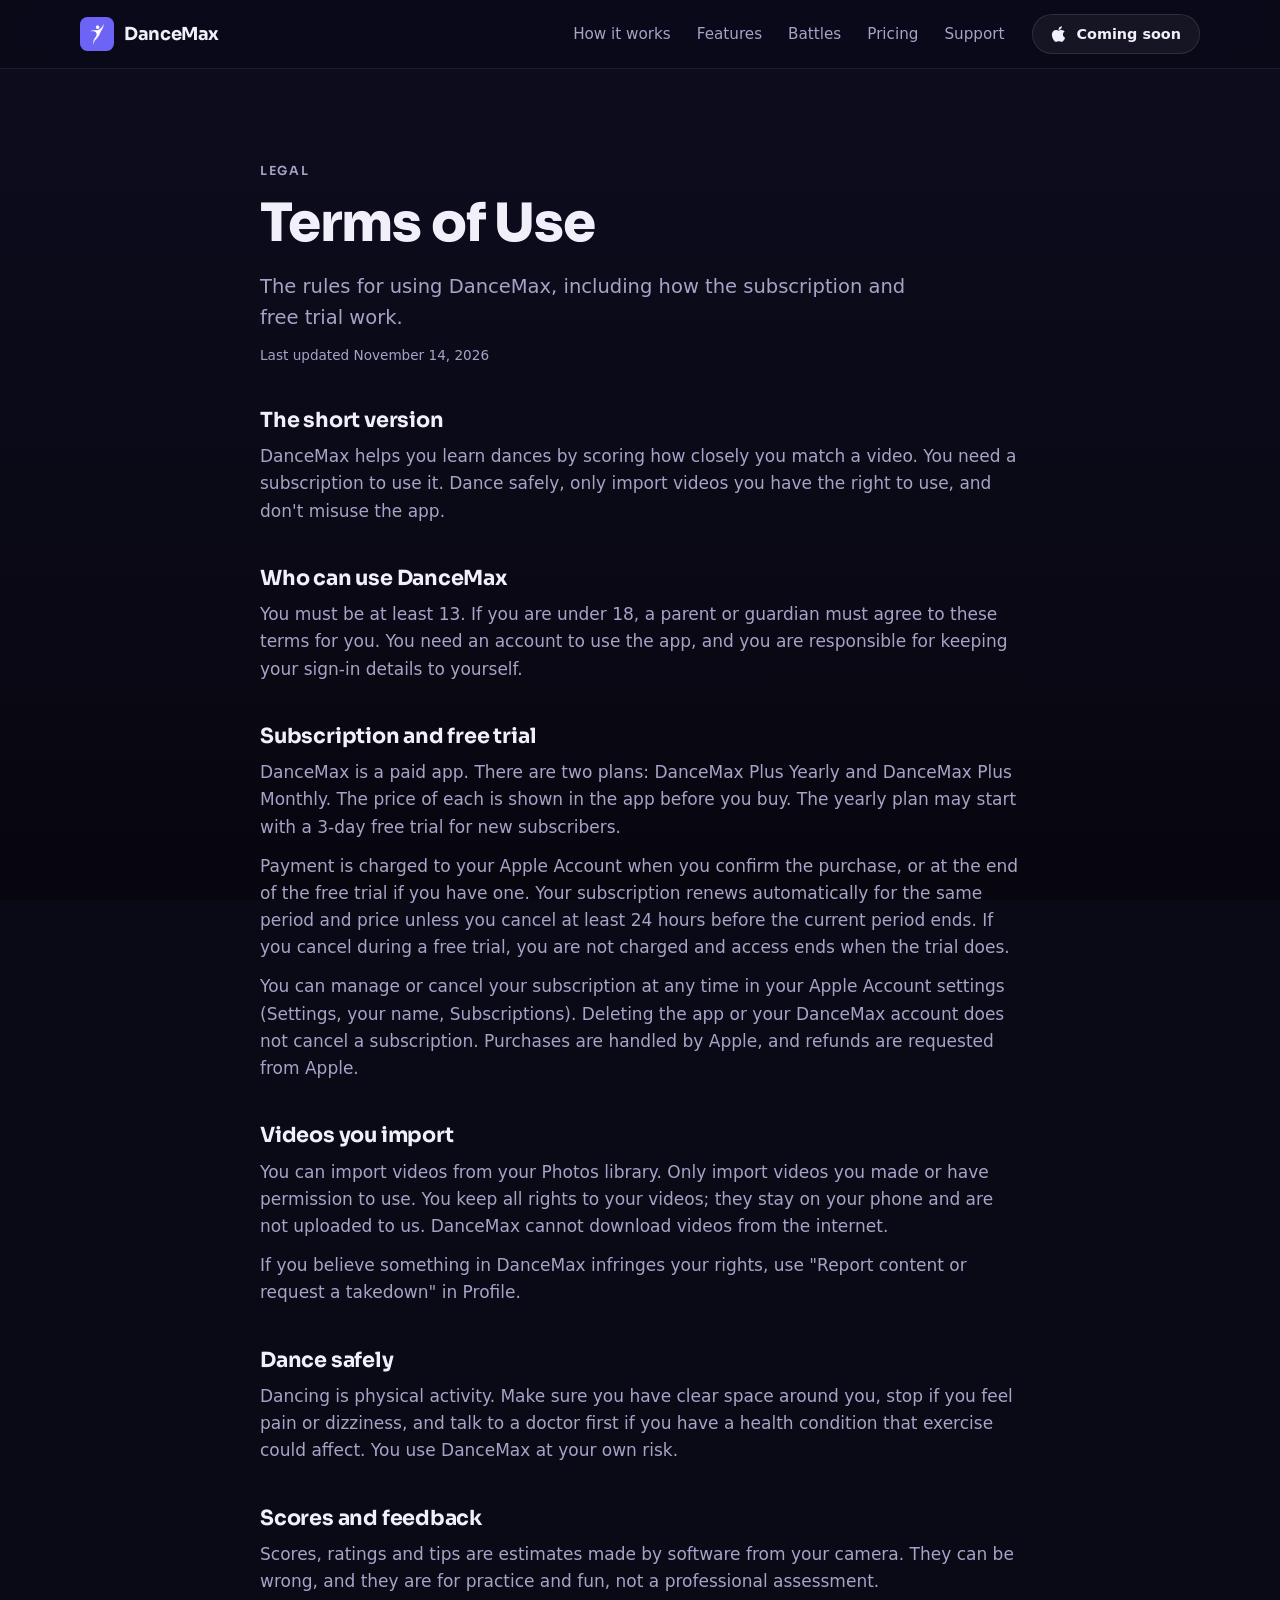
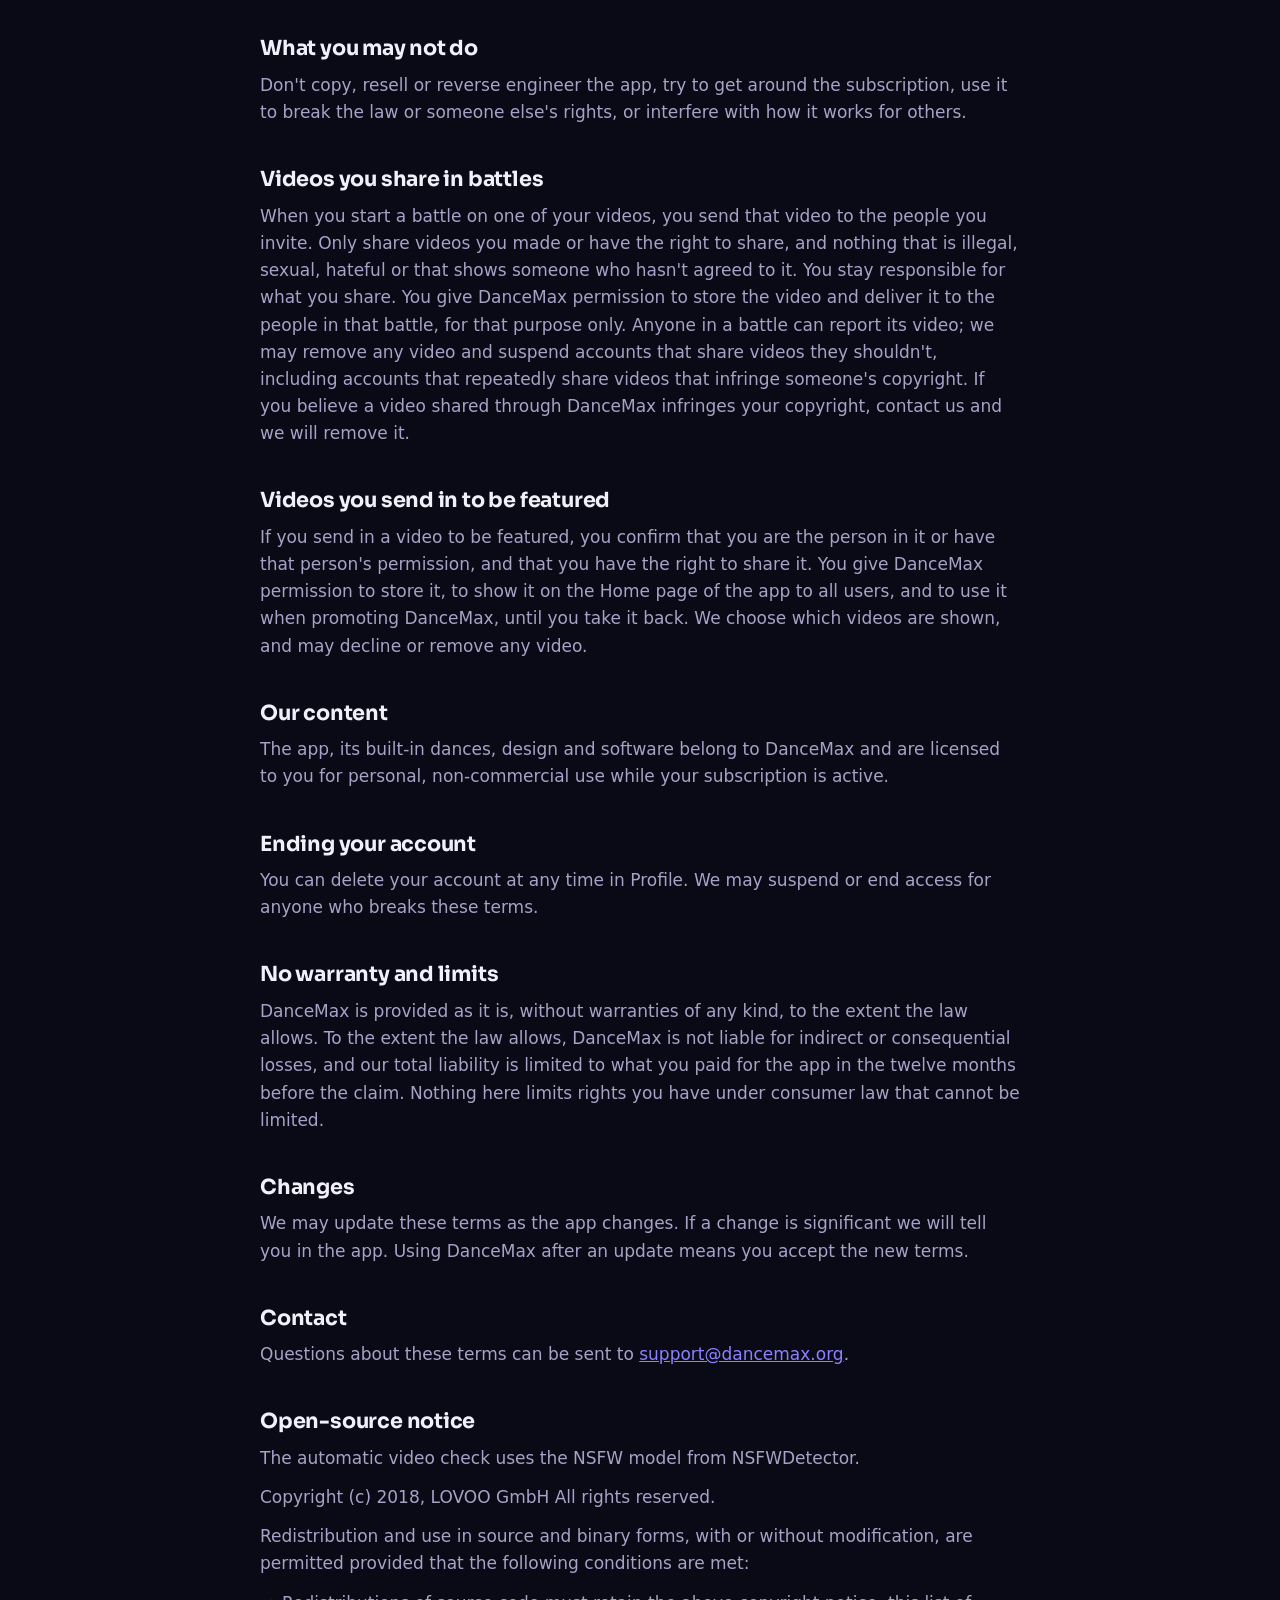
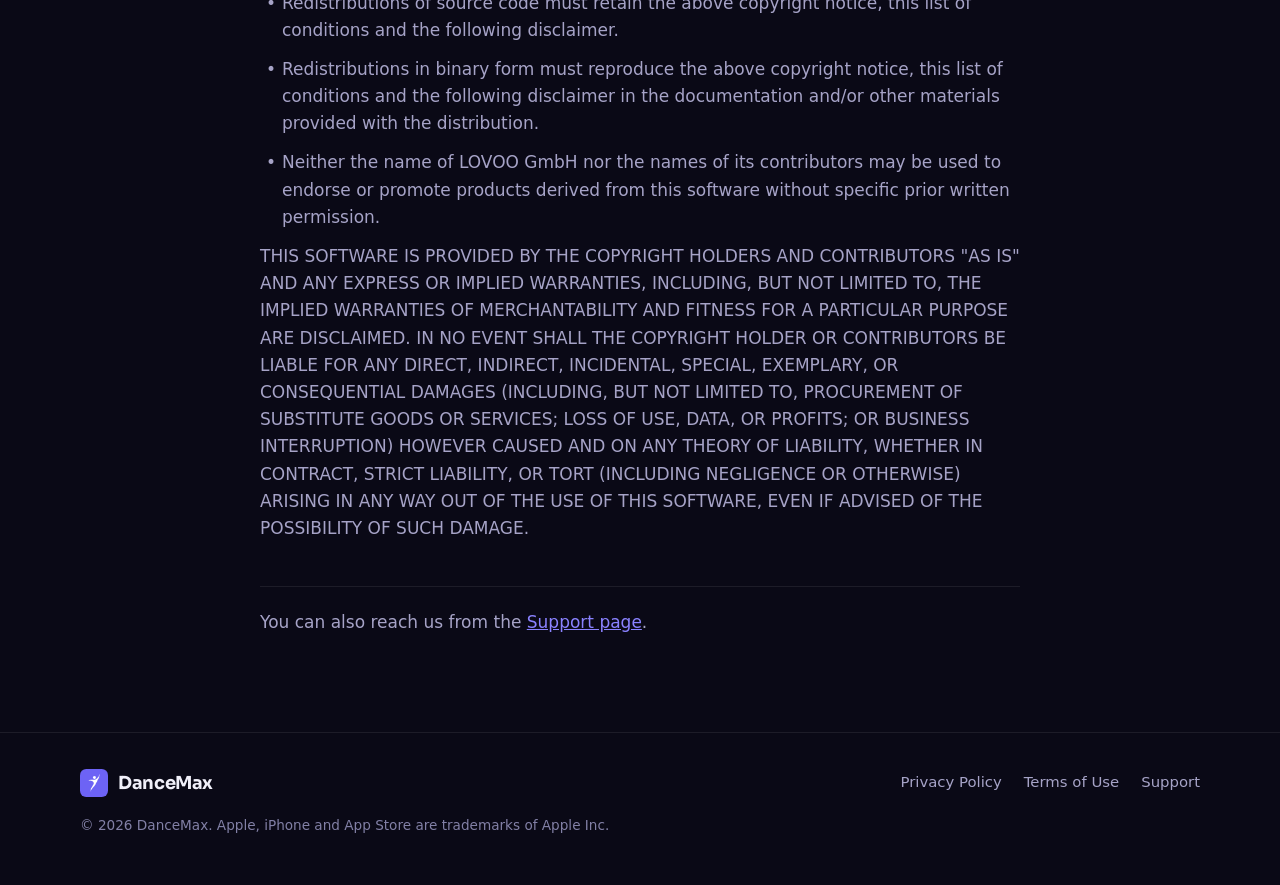
<file: terms.html>
<!DOCTYPE html>
<html lang="en">
<head>
<meta charset="utf-8">
<meta name="viewport" content="width=device-width, initial-scale=1">
<title>Terms of Use | DanceMax</title>
<meta name="description" content="DanceMax Terms of Use.">
<meta name="theme-color" content="#0A0916">
<link rel="canonical" href="https://dancemax.org/terms.html">
<meta property="og:title" content="Terms of Use | DanceMax">
<meta property="og:description" content="DanceMax Terms of Use.">
<meta property="og:type" content="website">
<meta property="og:url" content="https://dancemax.org/terms.html">
<link rel="icon" type="image/png" href="[data-uri]">
<link rel="preconnect" href="https://fonts.googleapis.com">
<link rel="preconnect" href="https://fonts.gstatic.com" crossorigin>
<link href="https://fonts.googleapis.com/css2?family=Sora:wght@500;600;700;800&display=swap" rel="stylesheet">
<link rel="stylesheet" href="assets/style.css">
</head>
<body>
<header class="nav">
  <div class="wrap nav-in">
    <a class="brand" href="index.html"><i class="logo" style="width:34px;height:34px"></i><span>DanceMax</span></a>
    <nav class="links" aria-label="Main">
      <a href="index.html#how">How it works</a>
      <a href="index.html#features">Features</a>
      <a href="index.html#battles">Battles</a>
      <a href="index.html#pricing">Pricing</a>
      <a href="support.html">Support</a>
    </nav>
    <span class="cta-slot" data-size="sm"></span>
  </div>
</header>
<main>
<article class="wrap doc">
<p class="eyebrow">Legal</p>
<h1>Terms of Use</h1>
<p class="lead">The rules for using DanceMax, including how the subscription and free trial work.</p>
<p class="fine">Last updated November 14, 2026</p>
<h2>The short version</h2>
<p>DanceMax helps you learn dances by scoring how closely you match a video. You need a subscription to use it. Dance safely, only import videos you have the right to use, and don&#x27;t misuse the app.</p>
<h2>Who can use DanceMax</h2>
<p>You must be at least 13. If you are under 18, a parent or guardian must agree to these terms for you. You need an account to use the app, and you are responsible for keeping your sign-in details to yourself.</p>
<h2>Subscription and free trial</h2>
<p>DanceMax is a paid app. There are two plans: DanceMax Plus Yearly and DanceMax Plus Monthly. The price of each is shown in the app before you buy. The yearly plan may start with a 3-day free trial for new subscribers.</p>
<p>Payment is charged to your Apple Account when you confirm the purchase, or at the end of the free trial if you have one. Your subscription renews automatically for the same period and price unless you cancel at least 24 hours before the current period ends. If you cancel during a free trial, you are not charged and access ends when the trial does.</p>
<p>You can manage or cancel your subscription at any time in your Apple Account settings (Settings, your name, Subscriptions). Deleting the app or your DanceMax account does not cancel a subscription. Purchases are handled by Apple, and refunds are requested from Apple.</p>
<h2>Videos you import</h2>
<p>You can import videos from your Photos library. Only import videos you made or have permission to use. You keep all rights to your videos; they stay on your phone and are not uploaded to us. DanceMax cannot download videos from the internet.</p>
<p>If you believe something in DanceMax infringes your rights, use &quot;Report content or request a takedown&quot; in Profile.</p>
<h2>Dance safely</h2>
<p>Dancing is physical activity. Make sure you have clear space around you, stop if you feel pain or dizziness, and talk to a doctor first if you have a health condition that exercise could affect. You use DanceMax at your own risk.</p>
<h2>Scores and feedback</h2>
<p>Scores, ratings and tips are estimates made by software from your camera. They can be wrong, and they are for practice and fun, not a professional assessment.</p>
<h2>What you may not do</h2>
<p>Don&#x27;t copy, resell or reverse engineer the app, try to get around the subscription, use it to break the law or someone else&#x27;s rights, or interfere with how it works for others.</p>
<h2>Videos you share in battles</h2>
<p>When you start a battle on one of your videos, you send that video to the people you invite. Only share videos you made or have the right to share, and nothing that is illegal, sexual, hateful or that shows someone who hasn&#x27;t agreed to it. You stay responsible for what you share. You give DanceMax permission to store the video and deliver it to the people in that battle, for that purpose only. Anyone in a battle can report its video; we may remove any video and suspend accounts that share videos they shouldn&#x27;t, including accounts that repeatedly share videos that infringe someone&#x27;s copyright. If you believe a video shared through DanceMax infringes your copyright, contact us and we will remove it.</p>
<h2>Videos you send in to be featured</h2>
<p>If you send in a video to be featured, you confirm that you are the person in it or have that person&#x27;s permission, and that you have the right to share it. You give DanceMax permission to store it, to show it on the Home page of the app to all users, and to use it when promoting DanceMax, until you take it back. We choose which videos are shown, and may decline or remove any video.</p>
<h2>Our content</h2>
<p>The app, its built-in dances, design and software belong to DanceMax and are licensed to you for personal, non-commercial use while your subscription is active.</p>
<h2>Ending your account</h2>
<p>You can delete your account at any time in Profile. We may suspend or end access for anyone who breaks these terms.</p>
<h2>No warranty and limits</h2>
<p>DanceMax is provided as it is, without warranties of any kind, to the extent the law allows. To the extent the law allows, DanceMax is not liable for indirect or consequential losses, and our total liability is limited to what you paid for the app in the twelve months before the claim. Nothing here limits rights you have under consumer law that cannot be limited.</p>
<h2>Changes</h2>
<p>We may update these terms as the app changes. If a change is significant we will tell you in the app. Using DanceMax after an update means you accept the new terms.</p>
<h2>Contact</h2>
<p>Questions about these terms can be sent to <a href="mailto:support@dancemax.org">support@dancemax.org</a>.</p>
<h2>Open-source notice</h2>
<p>The automatic video check uses the NSFW model from NSFWDetector.</p>
<p>Copyright (c) 2018, LOVOO GmbH All rights reserved.</p>
<p>Redistribution and use in source and binary forms, with or without modification, are permitted provided that the following conditions are met:</p>
<p class='li'>Redistributions of source code must retain the above copyright notice, this list of conditions and the following disclaimer.</p>
<p class='li'>Redistributions in binary form must reproduce the above copyright notice, this list of conditions and the following disclaimer in the documentation and/or other materials provided with the distribution.</p>
<p class='li'>Neither the name of LOVOO GmbH nor the names of its contributors may be used to endorse or promote products derived from this software without specific prior written permission.</p>
<p>THIS SOFTWARE IS PROVIDED BY THE COPYRIGHT HOLDERS AND CONTRIBUTORS &quot;AS IS&quot; AND ANY EXPRESS OR IMPLIED WARRANTIES, INCLUDING, BUT NOT LIMITED TO, THE IMPLIED WARRANTIES OF MERCHANTABILITY AND FITNESS FOR A PARTICULAR PURPOSE ARE DISCLAIMED. IN NO EVENT SHALL THE COPYRIGHT HOLDER OR CONTRIBUTORS BE LIABLE FOR ANY DIRECT, INDIRECT, INCIDENTAL, SPECIAL, EXEMPLARY, OR CONSEQUENTIAL DAMAGES (INCLUDING, BUT NOT LIMITED TO, PROCUREMENT OF SUBSTITUTE GOODS OR SERVICES; LOSS OF USE, DATA, OR PROFITS; OR BUSINESS INTERRUPTION) HOWEVER CAUSED AND ON ANY THEORY OF LIABILITY, WHETHER IN CONTRACT, STRICT LIABILITY, OR TORT (INCLUDING NEGLIGENCE OR OTHERWISE) ARISING IN ANY WAY OUT OF THE USE OF THIS SOFTWARE, EVEN IF ADVISED OF THE POSSIBILITY OF SUCH DAMAGE.</p>
<p class="doc-end">You can also reach us from the <a href="support.html">Support page</a>.</p>
</article>
</main>
<footer class="foot">
  <div class="wrap foot-in">
    <a class="brand" href="index.html"><i class="logo" style="width:28px;height:28px"></i><span>DanceMax</span></a>
    <nav aria-label="Footer">
      <a href="privacy.html">Privacy Policy</a>
      <a href="terms.html">Terms of Use</a>
      <a href="support.html">Support</a>
    </nav>
    <p class="fine">&copy; 2026 DanceMax. Apple, iPhone and App Store are trademarks of Apple Inc.</p>
  </div>
</footer>
<script src="assets/site.js"></script>
</body>
</html>
</file>
<file: assets/style.css>
:root{
  --top:#0E0D1F; --bottom:#07060F; --studio:#0A0916;
  --card:rgba(255,255,255,.05); --raised:#1B1A33; --stroke:rgba(255,255,255,.10); --line:rgba(255,255,255,.08);
  --ink:#F1F0FA; --ink2:#A6A3C7; --ink3:#8280A6;
  --accent:#6D63F5; --soft:#8A82FF; --deep:#5B52E8;
  --perfect:#2FBF71; --good:#F5B82E; --miss:#E4484E;
  --display:"Sora",system-ui,-apple-system,"Segoe UI",Roboto,sans-serif;
  --body:system-ui,-apple-system,"SF Pro Text","Segoe UI",Roboto,Helvetica,Arial,sans-serif;
}
*{box-sizing:border-box}
html{scroll-behavior:smooth;-webkit-text-size-adjust:100%}
body{margin:0;background:var(--studio) linear-gradient(180deg,var(--top),var(--bottom)) fixed;color:var(--ink);font:17px/1.6 var(--body);-webkit-font-smoothing:antialiased;overflow-x:hidden}
img{display:block;max-width:100%}
a{color:var(--soft)}
.wrap{width:min(1120px,100% - 40px);margin-inline:auto}
h1,h2,h3{font-family:var(--display);letter-spacing:-.02em;line-height:1.08;margin:0;text-wrap:balance}
h1{font-size:clamp(2.6rem,6.4vw,4.6rem);font-weight:800}
h2{font-size:clamp(1.9rem,4vw,2.9rem);font-weight:700;max-width:18ch}
h3{font-size:1.2rem;font-weight:600;letter-spacing:-.01em}
p{margin:0}
.grad{background:linear-gradient(120deg,#B4AEFF,var(--accent));-webkit-background-clip:text;background-clip:text;color:transparent}
.eyebrow{font:600 .78rem/1 var(--display);letter-spacing:.14em;text-transform:uppercase;color:var(--soft);margin-bottom:18px}
.lead{font-size:clamp(1.05rem,1.6vw,1.22rem);color:var(--ink2);max-width:54ch}
.fine{font-size:.85rem;color:var(--ink3)}
.fine a{color:var(--ink2)}
.center{text-align:center;margin-inline:auto;max-width:70ch}

/* nav */
.nav{position:sticky;top:0;z-index:20;background:rgba(10,9,22,.72);backdrop-filter:saturate(140%) blur(14px);-webkit-backdrop-filter:saturate(140%) blur(14px);border-bottom:1px solid var(--line)}
.nav-in{display:flex;align-items:center;gap:28px;height:68px}
.brand{display:flex;align-items:center;gap:10px;color:var(--ink);text-decoration:none;font:700 1.12rem var(--display);letter-spacing:-.02em}
.logo{display:block;flex:none;background:url([data-uri]) center/cover;border-radius:22%}
.links{display:flex;gap:26px;margin-left:auto}
.links a{color:var(--ink2);text-decoration:none;font-size:.95rem}
.links a:hover{color:var(--ink)}

/* buttons */
.btn{display:inline-flex;align-items:center;justify-content:center;gap:10px;height:52px;padding:0 26px;border-radius:26px;background:linear-gradient(135deg,var(--soft),var(--deep));color:#fff;font:600 1rem var(--body);text-decoration:none;white-space:nowrap;box-shadow:0 10px 30px -10px rgba(109,99,245,.8);transition:transform .15s ease,box-shadow .15s ease}
a.btn:hover{transform:translateY(-1px);box-shadow:0 14px 34px -10px rgba(109,99,245,.95)}
.btn.sm{height:40px;padding:0 18px;font-size:.9rem;border-radius:20px}
.btn.ghost{background:var(--card);border:1px solid var(--stroke);box-shadow:none;color:var(--ink)}
.btn.soon{background:var(--card);border:1px solid var(--stroke);box-shadow:none;color:var(--ink);cursor:default}
a:focus-visible,summary:focus-visible{outline:2px solid var(--soft);outline-offset:3px;border-radius:8px}

/* hero */
.hero{overflow:hidden;padding:clamp(48px,8vw,96px) 0 clamp(56px,8vw,104px);position:relative}
.hero-in{display:grid;grid-template-columns:1.1fr .9fr;gap:48px;align-items:center}
.hero-copy .lead{margin-top:22px}
.hero-cta{display:flex;flex-wrap:wrap;gap:12px;margin-top:34px}
.legend{display:flex;gap:22px;list-style:none;padding:0;margin:34px 0 0;color:var(--ink2);font-size:.92rem}
.legend li{display:flex;align-items:center;gap:8px}
.legend i{width:10px;height:10px;border-radius:50%}
.phone-stage{position:relative;display:grid;place-items:center}
.glow{position:absolute;width:120%;aspect-ratio:1;border-radius:50%;background:radial-gradient(closest-side,rgba(109,99,245,.38),rgba(109,99,245,0));filter:blur(10px)}
.phone{position:relative;width:min(300px,72vw);aspect-ratio:9/18.6;border-radius:46px;background:linear-gradient(180deg,#14132a,#0b0a18);border:1px solid rgba(255,255,255,.16);box-shadow:0 0 0 9px #05040c,0 0 0 10px rgba(255,255,255,.12),0 50px 90px -30px rgba(0,0,0,.9);overflow:hidden}
.island{position:absolute;top:12px;left:50%;translate:-50% 0;width:88px;height:25px;border-radius:14px;background:#05040c;z-index:3}
.phone canvas{position:absolute;inset:auto 0 0 0;width:100%;height:auto;aspect-ratio:1/2}
.hud-top{position:absolute;top:50px;left:16px;right:16px;display:flex;justify-content:space-between;align-items:center;z-index:2}
.hud-title{font-size:.78rem;color:var(--ink2);background:rgba(255,255,255,.08);border:1px solid var(--stroke);padding:5px 11px;border-radius:14px}
.hud-score b{font:700 1.9rem var(--display);font-variant-numeric:tabular-nums}
.rating{position:absolute;top:104px;left:0;right:0;text-align:center;font:800 1.7rem var(--display);letter-spacing:-.02em;opacity:0;z-index:2}
.rating.pop{animation:pop .7s ease-out both}
@keyframes pop{0%{opacity:0;transform:scale(.7)}18%{opacity:1;transform:scale(1.08)}30%{transform:scale(1)}75%{opacity:1}100%{opacity:0;transform:translateY(-8px)}}
.beats{position:absolute;bottom:20px;left:18px;right:18px;display:flex;gap:5px;justify-content:center;z-index:2}
.beats i{width:13px;height:5px;border-radius:3px}

/* sections */
.band{padding:clamp(56px,8vw,104px) 0;border-top:1px solid var(--line)}
.steps{list-style:none;padding:0;margin:44px 0 0;display:grid;grid-template-columns:repeat(3,1fr);gap:18px}
.steps li,.card,.plan,.board{background:var(--card);border:1px solid var(--stroke);border-radius:24px;padding:28px}
.steps p,.card p,.plan p{color:var(--ink2);margin-top:10px;font-size:.98rem}
.num{display:grid;place-items:center;width:38px;height:38px;border-radius:50%;background:linear-gradient(135deg,var(--soft),var(--deep));font:700 1rem var(--display);margin-bottom:20px}
.grid{display:grid;grid-template-columns:repeat(3,1fr);gap:18px;margin-top:44px}
.card.wide{background:linear-gradient(135deg,rgba(138,130,255,.22),rgba(91,82,232,.08));border-color:rgba(138,130,255,.35)}
.card.wide h3{font-size:1.6rem}
.card.wide p{font-size:1.05rem;max-width:46ch}
.split{display:grid;grid-template-columns:1fr 1fr;gap:56px;align-items:center}
.split .lead{margin-top:18px}
.ticks{list-style:none;padding:0;margin:26px 0 0;display:grid;gap:10px;color:var(--ink2)}
.ticks li{padding-left:30px;position:relative}
.ticks li::before{content:"";position:absolute;left:0;top:.42em;width:16px;height:9px;border-left:2.5px solid var(--perfect);border-bottom:2.5px solid var(--perfect);rotate:-45deg;scale:.8}
.board{background:var(--raised)}
.board-head{display:flex;justify-content:space-between;font:600 .75rem var(--display);letter-spacing:.12em;color:var(--ink2);margin-bottom:18px}
.live-dot{color:var(--perfect);letter-spacing:.04em}
.live-dot::before{content:"";display:inline-block;width:8px;height:8px;border-radius:50%;background:var(--perfect);margin-right:7px;animation:blink 1.4s infinite}
@keyframes blink{50%{opacity:.25}}
.row{display:grid;grid-template-columns:110px 1fr 40px;align-items:center;gap:14px;padding:13px 0;border-top:1px solid var(--line)}
.who{display:flex;align-items:center;gap:10px;font-size:.95rem}
.who i{display:grid;place-items:center;width:30px;height:30px;border-radius:50%;background:rgba(255,255,255,.1);font:600 .8rem var(--display);font-style:normal}
.row.me .who i{background:linear-gradient(135deg,var(--soft),var(--deep))}
.bar{height:8px;border-radius:4px;background:rgba(255,255,255,.08);overflow:hidden}
.bar b{display:block;height:100%;border-radius:4px;background:rgba(255,255,255,.35)}
.row.me .bar b{background:linear-gradient(90deg,var(--soft),var(--deep))}
.pts{font:700 1.15rem var(--display);text-align:right;font-variant-numeric:tabular-nums}
.board .fine{margin-top:14px}
.privacy{text-align:center}
.privacy h2,.privacy .lead{margin-inline:auto}
.privacy h2{max-width:20ch}
.privacy .lead{margin-top:20px;max-width:62ch}
.text-link{display:inline-block;margin-top:24px;font-weight:600;text-decoration:none}
.text-link::after{content:" \2192"}
.plans{display:grid;grid-template-columns:repeat(2,minmax(0,360px));gap:18px;margin:44px 0 26px;justify-content:center}
#pricing h2,#pricing .eyebrow{text-align:center;margin-inline:auto}
.plan{position:relative;padding:32px 28px}
.plan.best{border-color:var(--soft);background:linear-gradient(160deg,rgba(138,130,255,.2),rgba(91,82,232,.05))}
.tag{position:absolute;top:-13px;left:24px;background:var(--perfect);color:#04210f;font:700 .75rem var(--display);padding:5px 11px;border-radius:12px}
.price{font:700 2.4rem var(--display)!important;color:var(--ink)!important;letter-spacing:-.03em;margin-top:8px!important;font-variant-numeric:tabular-nums}
.price small{font:500 1rem var(--body);color:var(--ink2);letter-spacing:0}
.faq h2{margin-bottom:30px}
details{border-top:1px solid var(--line);max-width:780px}
details:last-of-type{border-bottom:1px solid var(--line)}
summary{cursor:pointer;list-style:none;padding:20px 40px 20px 0;font-weight:600;position:relative}
summary::-webkit-details-marker{display:none}
summary::after{content:"+";position:absolute;right:6px;top:50%;translate:0 -50%;font-size:1.5rem;font-weight:400;color:var(--soft)}
details[open] summary::after{content:"\2212"}
details p{color:var(--ink2);padding:0 40px 22px 0}
.final{text-align:center;padding:clamp(64px,9vw,120px) 0;border-top:1px solid var(--line);background:radial-gradient(60% 80% at 50% 100%,rgba(109,99,245,.28),transparent)}
.final .logo{margin:0 auto 26px;border-radius:20px;box-shadow:0 20px 50px -15px rgba(109,99,245,.9)}
.final h2{margin:0 auto 30px}

/* footer */
.foot{border-top:1px solid var(--line);padding:36px 0 48px}
.foot-in{display:flex;flex-wrap:wrap;align-items:center;gap:18px 30px}
.foot nav{display:flex;flex-wrap:wrap;gap:22px;margin-left:auto}
.foot nav a{color:var(--ink2);text-decoration:none;font-size:.93rem}
.foot nav a:hover{color:var(--ink)}
.foot .fine{flex-basis:100%}

/* documents */
.doc{max-width:760px;padding:clamp(48px,7vw,84px) 0 clamp(56px,8vw,96px)}
.doc h1{font-size:clamp(2.2rem,5vw,3.3rem)}
.doc .lead{margin:18px 0 10px}
.doc h2{font-size:1.3rem;margin:42px 0 10px;max-width:none;letter-spacing:-.01em}
.doc p{color:var(--ink2);margin-top:12px;overflow-wrap:anywhere}
.doc p.li{padding-left:22px;position:relative}
.doc p.li::before{content:"\2022";position:absolute;left:6px}
.doc .btn{margin-top:20px;color:#fff}
.doc details p{margin-top:0}
.doc-end{margin-top:44px!important;padding-top:22px;border-top:1px solid var(--line)}

@media (max-width:900px){
  .links{display:none}
  .nav-in{justify-content:space-between}
  .hero-in,.split{grid-template-columns:1fr}
  .hero-copy{text-align:center}
  .hero-copy .lead{margin-inline:auto}
  .hero-cta,.legend{justify-content:center}
  .steps,.grid{grid-template-columns:1fr}
  .card.wide{grid-column:auto}
  .plans{grid-template-columns:minmax(0,420px)}
  .foot nav{margin-left:0}
}
@media (prefers-reduced-motion:reduce){html{scroll-behavior:auto}.live-dot::before{animation:none}}
</file>
